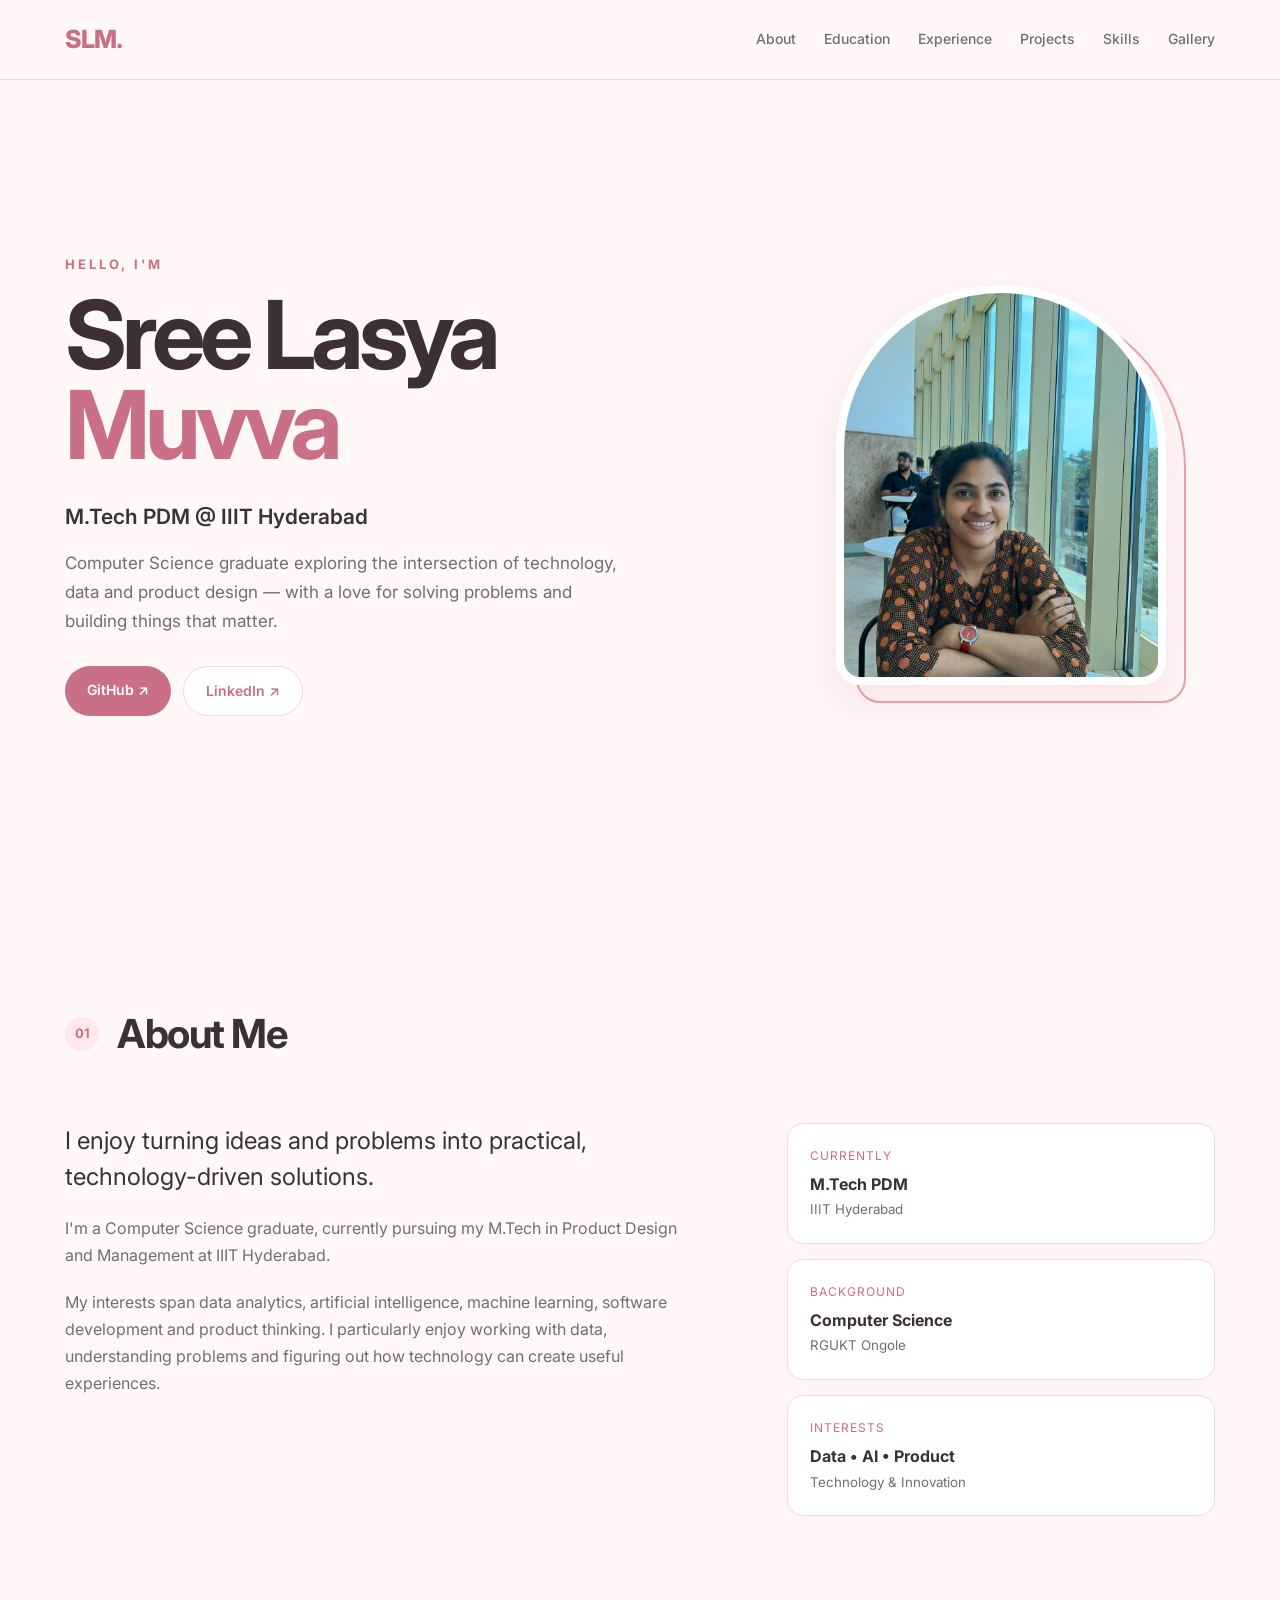
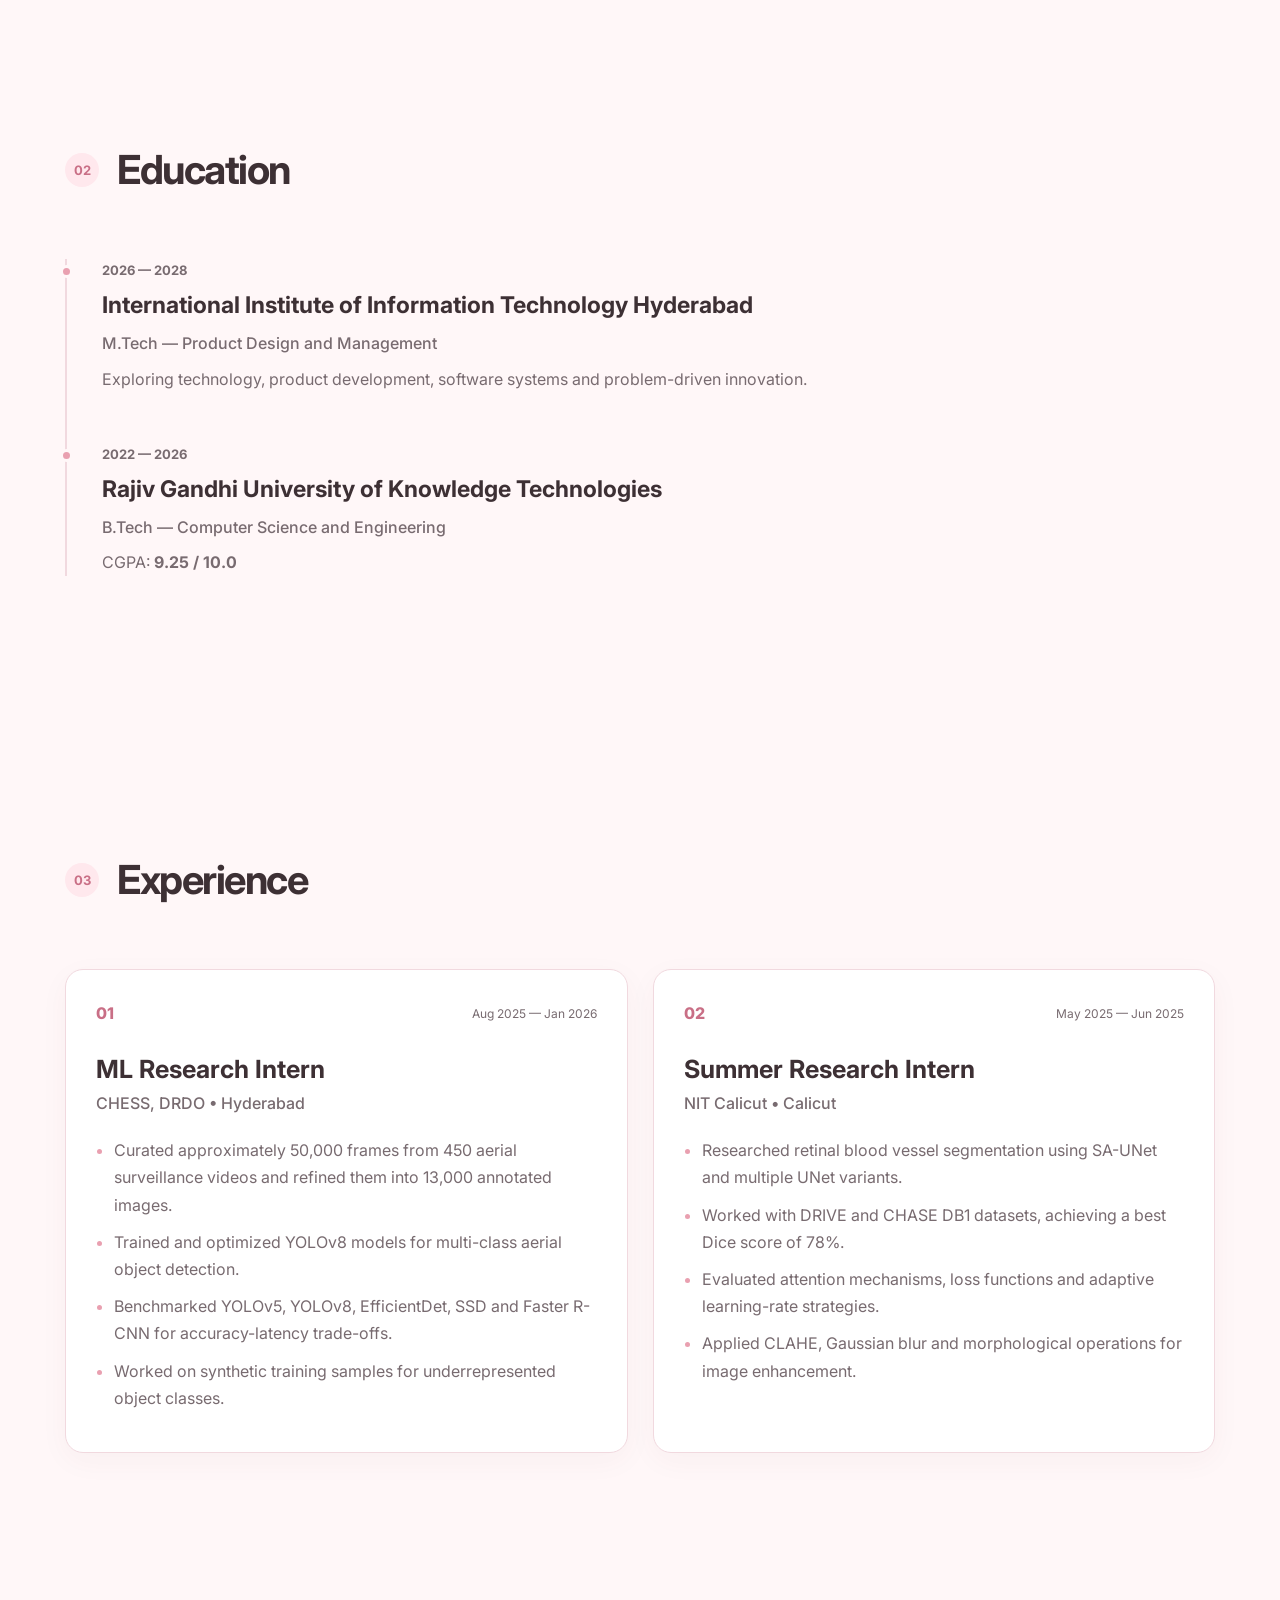
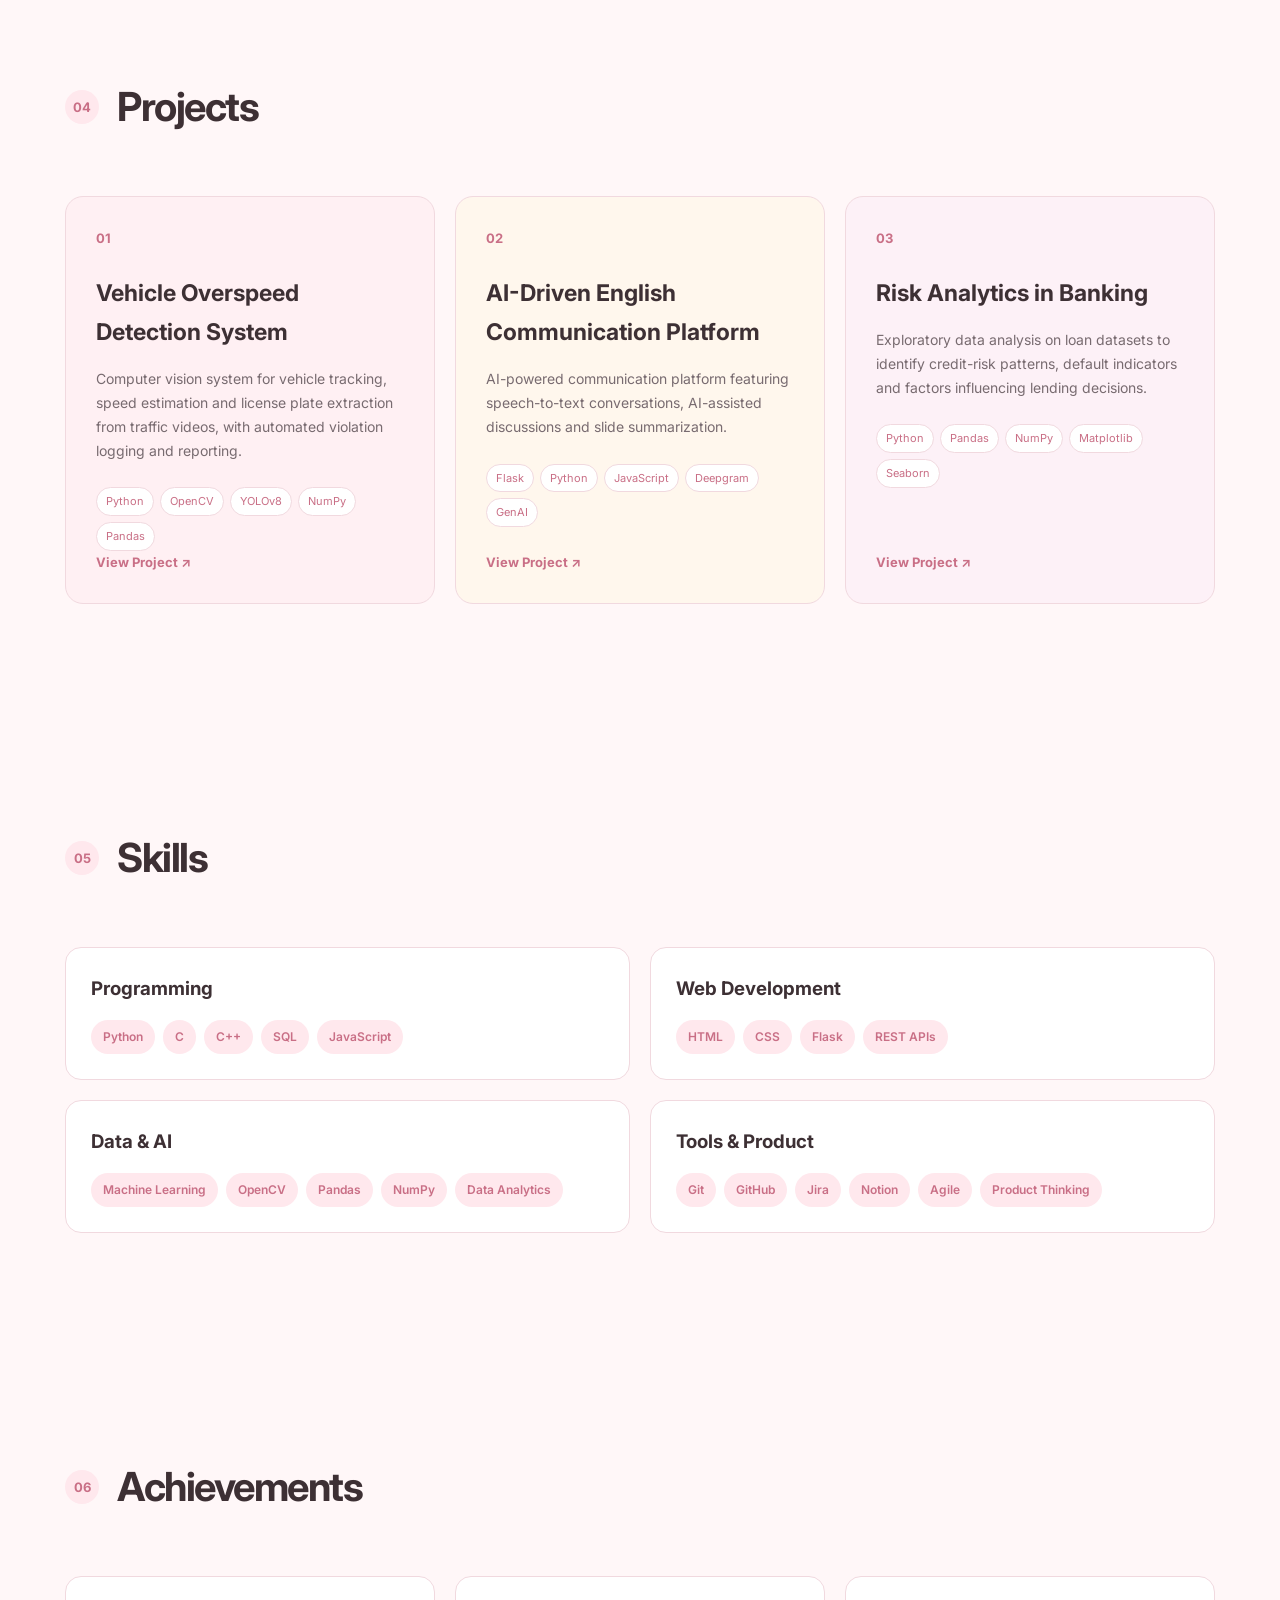
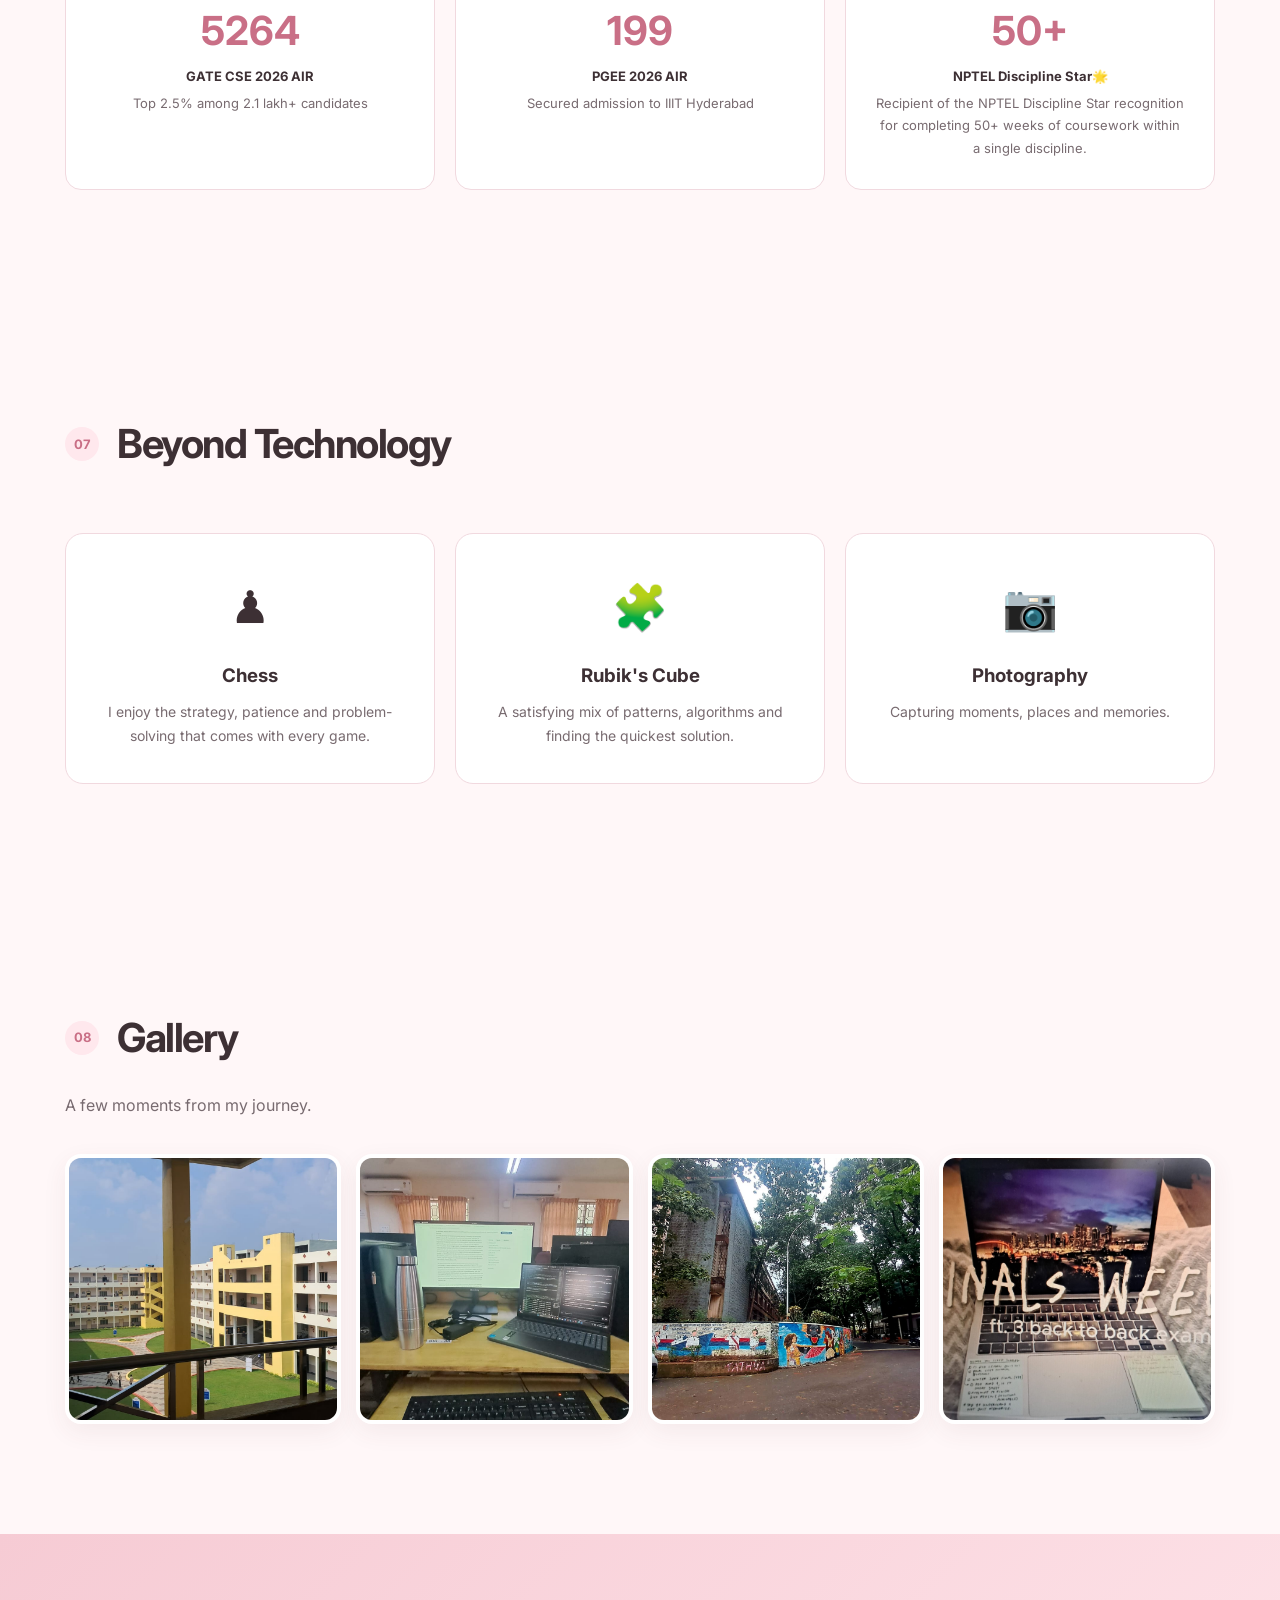
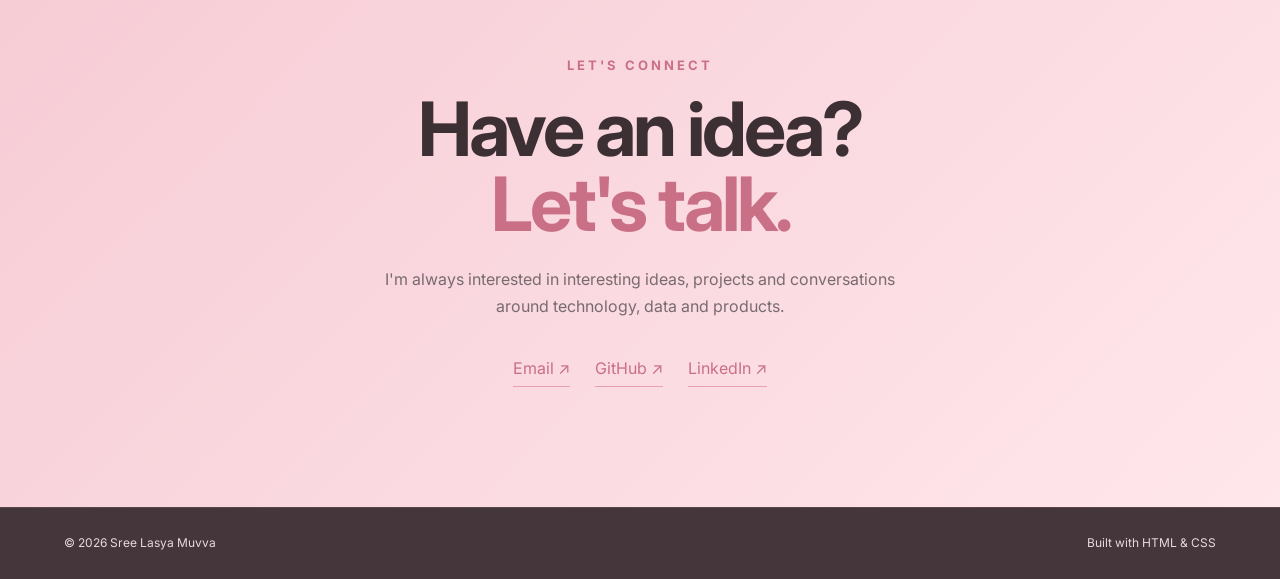
<file: index.html>
<!DOCTYPE html>
<html lang="en">

<head>
    <meta charset="UTF-8">
    <meta name="viewport" content="width=device-width, initial-scale=1.0">

    <title>Sree Lasya Muvva | Portfolio</title>

    <link rel="stylesheet" href="style.css">

    <!-- Google Font -->
    <link rel="preconnect" href="https://fonts.googleapis.com">
    <link rel="preconnect" href="https://fonts.gstatic.com" crossorigin>
    <link href="https://fonts.googleapis.com/css2?family=Inter:wght@300;400;500;600;700;800&display=swap"
        rel="stylesheet">
</head>

<body>

    <!-- ================= NAVIGATION ================= -->

    <header class="navbar">

        <div class="nav-container">

            <a href="#home" class="logo">SLM.</a>

            <nav>
                <a href="#about">About</a>
                <a href="#education">Education</a>
                <a href="#experience">Experience</a>
                <a href="#projects">Projects</a>
                <a href="#skills">Skills</a>
                <a href="#gallery">Gallery</a>
            </nav>

        </div>

    </header>


    <main>

        <!-- ================= HERO ================= -->

        <section id="home" class="hero">

            <div class="hero-content">

                <p class="eyebrow">HELLO, I'M</p>

                <h1>
                    Sree Lasya<br>
                    <span>Muvva</span>
                </h1>

                <p class="hero-subtitle">
                    M.Tech PDM @ IIIT Hyderabad
                </p>

                <p class="hero-description">
                    Computer Science graduate exploring the intersection
                    of technology, data and product design — with a love
                    for solving problems and building things that matter.
                </p>

                <div class="hero-buttons">

                    <!-- CHANGE THESE TWO LINKS -->
                    <a href="YOUR_GITHUB_URL" target="_blank" class="button primary">
                        GitHub ↗
                    </a>

                    <a href="YOUR_LINKEDIN_URL" target="_blank" class="button secondary">
                        LinkedIn ↗
                    </a>

                </div>

            </div>


            <div class="hero-image">

                <!-- CHANGE profile.jpg with your actual image if required -->
                <img src=".\images\profile.jpeg" alt="Portrait of Sree Lasya Muvva">

                <div class="image-decoration"></div>

            </div>

        </section>


        <!-- ================= ABOUT ================= -->

        <section id="about" class="section">

            <div class="section-heading">
                <span>01</span>
                <h2>About Me</h2>
            </div>

            <div class="about-grid">

                <div class="about-main">

                    <p class="large-text">
                        I enjoy turning ideas and problems into practical,
                        technology-driven solutions.
                    </p>

                    <p>
                        I'm a Computer Science graduate,
                        currently pursuing my M.Tech in Product Design and
                        Management at IIIT Hyderabad.
                    </p>

                    <p>
                        My interests span data analytics, artificial intelligence,
                        machine learning, software development and product
                        thinking. I particularly enjoy working with data,
                        understanding problems and figuring out how technology
                        can create useful experiences.
                    </p>

                </div>


                <div class="about-facts">

                    <div class="fact-card">
                        <span>Currently</span>
                        <strong>M.Tech PDM</strong>
                        <small>IIIT Hyderabad</small>
                    </div>

                    <div class="fact-card">
                        <span>Background</span>
                        <strong>Computer Science</strong>
                        <small>RGUKT Ongole</small>
                    </div>

                    <div class="fact-card">
                        <span>Interests</span>
                        <strong>Data • AI • Product</strong>
                        <small>Technology & Innovation</small>
                    </div>

                </div>

            </div>

        </section>


        <!-- ================= EDUCATION ================= -->

        <section id="education" class="section">

            <div class="section-heading">
                <span>02</span>
                <h2>Education</h2>
            </div>


            <div class="timeline">

                <div class="timeline-item">

                    <div class="timeline-dot"></div>

                    <div class="timeline-content">

                        <p class="timeline-date">2026 — 2028</p>

                        <h3>International Institute of Information Technology Hyderabad</h3>

                        <h4>M.Tech — Product Design and Management</h4>

                        <p>
                            Exploring technology, product development,
                            software systems and problem-driven innovation.
                        </p>

                    </div>

                </div>


                <div class="timeline-item">

                    <div class="timeline-dot"></div>

                    <div class="timeline-content">

                        <p class="timeline-date">2022 — 2026</p>

                        <h3>Rajiv Gandhi University of Knowledge Technologies</h3>

                        <h4>B.Tech — Computer Science and Engineering</h4>

                        <p>
                            CGPA: <strong>9.25 / 10.0</strong>
                        </p>

                    </div>

                </div>

            </div>

        </section>


        <!-- ================= EXPERIENCE ================= -->

        <section id="experience" class="section">

            <div class="section-heading">
                <span>03</span>
                <h2>Experience</h2>
            </div>


            <div class="experience-grid">

                <!-- DRDO -->

                <article class="experience-card">

                    <div class="card-top">

                        <span class="card-number">01</span>

                        <span class="date">
                            Aug 2025 — Jan 2026
                        </span>

                    </div>

                    <h3>ML Research Intern</h3>

                    <h4>CHESS, DRDO • Hyderabad</h4>

                    <ul>

                        <li>
                            Curated approximately 50,000 frames from
                            450 aerial surveillance videos and refined
                            them into 13,000 annotated images.
                        </li>

                        <li>
                            Trained and optimized YOLOv8 models for
                            multi-class aerial object detection.
                        </li>

                        <li>
                            Benchmarked YOLOv5, YOLOv8, EfficientDet,
                            SSD and Faster R-CNN for accuracy-latency
                            trade-offs.
                        </li>

                        <li>
                            Worked on synthetic training samples for
                            underrepresented object classes.
                        </li>

                    </ul>

                </article>


                <!-- NITC -->

                <article class="experience-card">

                    <div class="card-top">

                        <span class="card-number">02</span>

                        <span class="date">
                            May 2025 — Jun 2025
                        </span>

                    </div>

                    <h3>Summer Research Intern</h3>

                    <h4>NIT Calicut • Calicut</h4>

                    <ul>

                        <li>
                            Researched retinal blood vessel segmentation
                            using SA-UNet and multiple UNet variants.
                        </li>

                        <li>
                            Worked with DRIVE and CHASE DB1 datasets,
                            achieving a best Dice score of 78%.
                        </li>

                        <li>
                            Evaluated attention mechanisms, loss functions
                            and adaptive learning-rate strategies.
                        </li>

                        <li>
                            Applied CLAHE, Gaussian blur and morphological
                            operations for image enhancement.
                        </li>

                    </ul>

                </article>

            </div>

        </section>


        <!-- ================= PROJECTS ================= -->

        <section id="projects" class="section">

            <div class="section-heading">
                <span>04</span>
                <h2>Projects</h2>
            </div>


            <div class="project-grid">

                <article class="project-card">

                    <span class="project-number">01</span>

                    <h3>Vehicle Overspeed Detection System</h3>

                    <p>
                        Computer vision system for vehicle tracking,
                        speed estimation and license plate extraction
                        from traffic videos, with automated violation
                        logging and reporting.
                    </p>

                    <div class="tags">
                        <span>Python</span>
                        <span>OpenCV</span>
                        <span>YOLOv8</span>
                        <span>NumPy</span>
                        <span>Pandas</span>
                    </div>

                    <!-- Replace with your actual GitHub project URL -->
                    <a href="https://github.com/sreelasyamuvva/Vehicle-overspeed-detection-system" target="_blank" class="project-link">
                        View Project ↗
                    </a>

                </article>


                <article class="project-card">

                    <span class="project-number">02</span>

                    <h3>AI-Driven English Communication Platform</h3>

                    <p>
                        AI-powered communication platform featuring
                        speech-to-text conversations, AI-assisted
                        discussions and slide summarization.
                    </p>

                    <div class="tags">
                        <span>Flask</span>
                        <span>Python</span>
                        <span>JavaScript</span>
                        <span>Deepgram</span>
                        <span>GenAI</span>
                    </div>

                    <a href="https://github.com/sreelasyamuvva/AI-ProJ" target="_blank" class="project-link">
                        View Project ↗
                    </a>

                </article>


                <article class="project-card">

                    <span class="project-number">03</span>

                    <h3>Risk Analytics in Banking</h3>

                    <p>
                        Exploratory data analysis on loan datasets
                        to identify credit-risk patterns, default
                        indicators and factors influencing lending
                        decisions.
                    </p>

                    <div class="tags">
                        <span>Python</span>
                        <span>Pandas</span>
                        <span>NumPy</span>
                        <span>Matplotlib</span>
                        <span>Seaborn</span>
                    </div>

                    <a href="https://github.com/sreelasyamuvva/EDA-Risk-Analytics-Banking" target="_blank" class="project-link">
                        View Project ↗
                    </a>

                </article>

            </div>

        </section>


        <!-- ================= SKILLS ================= -->

        <section id="skills" class="section">

            <div class="section-heading">
                <span>05</span>
                <h2>Skills</h2>
            </div>


            <div class="skills-grid">

                <div class="skill-category">

                    <h3>Programming</h3>

                    <div class="skill-list">
                        <span>Python</span>
                        <span>C</span>
                        <span>C++</span>
                        <span>SQL</span>
                        <span>JavaScript</span>
                    </div>

                </div>


                <div class="skill-category">

                    <h3>Web Development</h3>

                    <div class="skill-list">
                        <span>HTML</span>
                        <span>CSS</span>
                        <span>Flask</span>
                        <span>REST APIs</span>
                    </div>

                </div>


                <div class="skill-category">

                    <h3>Data & AI</h3>

                    <div class="skill-list">
                        <span>Machine Learning</span>
                        <span>OpenCV</span>
                        <span>Pandas</span>
                        <span>NumPy</span>
                        <span>Data Analytics</span>
                    </div>

                </div>


                <div class="skill-category">

                    <h3>Tools & Product</h3>

                    <div class="skill-list">
                        <span>Git</span>
                        <span>GitHub</span>
                        <span>Jira</span>
                        <span>Notion</span>
                        <span>Agile</span>
                        <span>Product Thinking</span>
                    </div>

                </div>

            </div>

        </section>


        <!-- ================= ACHIEVEMENTS ================= -->

        <section class="section">

            <div class="section-heading">
                <span>06</span>
                <h2>Achievements</h2>
            </div>


            <div class="achievement-grid">

                <div class="achievement-card">

                    <strong>5264</strong>

                    <span>GATE CSE 2026 AIR</span>

                    <p>
                        Top 2.5% among 2.1 lakh+ candidates
                    </p>

                </div>


                <div class="achievement-card">

                    <strong>199</strong>

                    <span>PGEE 2026 AIR</span>

                    <p>
                        Secured admission to IIIT Hyderabad
                    </p>

                </div>


                <div class="achievement-card">

                    <strong>50+</strong>

                    <span>NPTEL Discipline Star🌟</span>

                    <p>
                        Recipient of the NPTEL Discipline Star recognition
                        for completing 50+ weeks of coursework within a
                        single discipline.
                    </p>

                </div>

            </div>

        </section>


        <!-- ================= HOBBIES ================= -->

        <section class="section hobbies-section">

            <div class="section-heading">
                <span>07</span>
                <h2>Beyond Technology</h2>
            </div>


            <div class="hobbies">

                <div class="hobby">
                    <div class="hobby-icon">♟</div>
                    <h3>Chess</h3>
                    <p>
                        I enjoy the strategy, patience and problem-solving
                        that comes with every game.
                    </p>
                </div>


                <div class="hobby">
                    <div class="hobby-icon">🧩</div>
                    <h3>Rubik's Cube</h3>
                    <p>
                        A satisfying mix of patterns, algorithms and
                        finding the quickest solution.
                    </p>
                </div>


                <div class="hobby">
                    <div class="hobby-icon">📷</div>
                    <h3>Photography</h3>
                    <p>
                        Capturing moments, places and memories.
                    </p>
                </div>

            </div>

        </section>


        <!-- ================= GALLERY ================= -->

        <section id="gallery" class="section">

            <div class="section-heading">
                <span>08</span>
                <h2>Gallery</h2>
            </div>

            <p class="section-intro">
                A few moments from my journey.
            </p>


            <div class="gallery">

                <!-- Replace these images with your own photos -->

                <img src=".\images\photo1.jpeg" alt="Gallery photo 1">

                <img src=".\images\photo2.jpeg" alt="Gallery photo 2">

                <img src=".\images\photo3.jpeg" alt="Gallery photo 3">

                <img src=".\images\photo4.jpeg" alt="Gallery photo 4">

            </div>

        </section>


        <!-- ================= CONTACT ================= -->

        <section class="contact-section">

            <p class="eyebrow">LET'S CONNECT</p>

            <h2>
                Have an idea?<br>
                <span>Let's talk.</span>
            </h2>

            <p>
                I'm always interested in interesting ideas,
                projects and conversations around technology,
                data and products.
            </p>


            <div class="contact-links">

                <a href="mailto:sreelasyamuvva2005@gmail.com">
                    Email ↗
                </a>

                <a href="https://github.com/sreelasyamuvva" target="_blank">
                    GitHub ↗
                </a>

                <a href="https://www.linkedin.com/in/sreelasya-m-a95834213" target="_blank">
                    LinkedIn ↗
                </a>

            </div>

        </section>

    </main>


    <!-- ================= FOOTER ================= -->

    <footer>

        <p>
            © 2026 Sree Lasya Muvva
        </p>

        <p>
            Built with HTML & CSS
        </p>

    </footer>

</body>

</html>
</file>
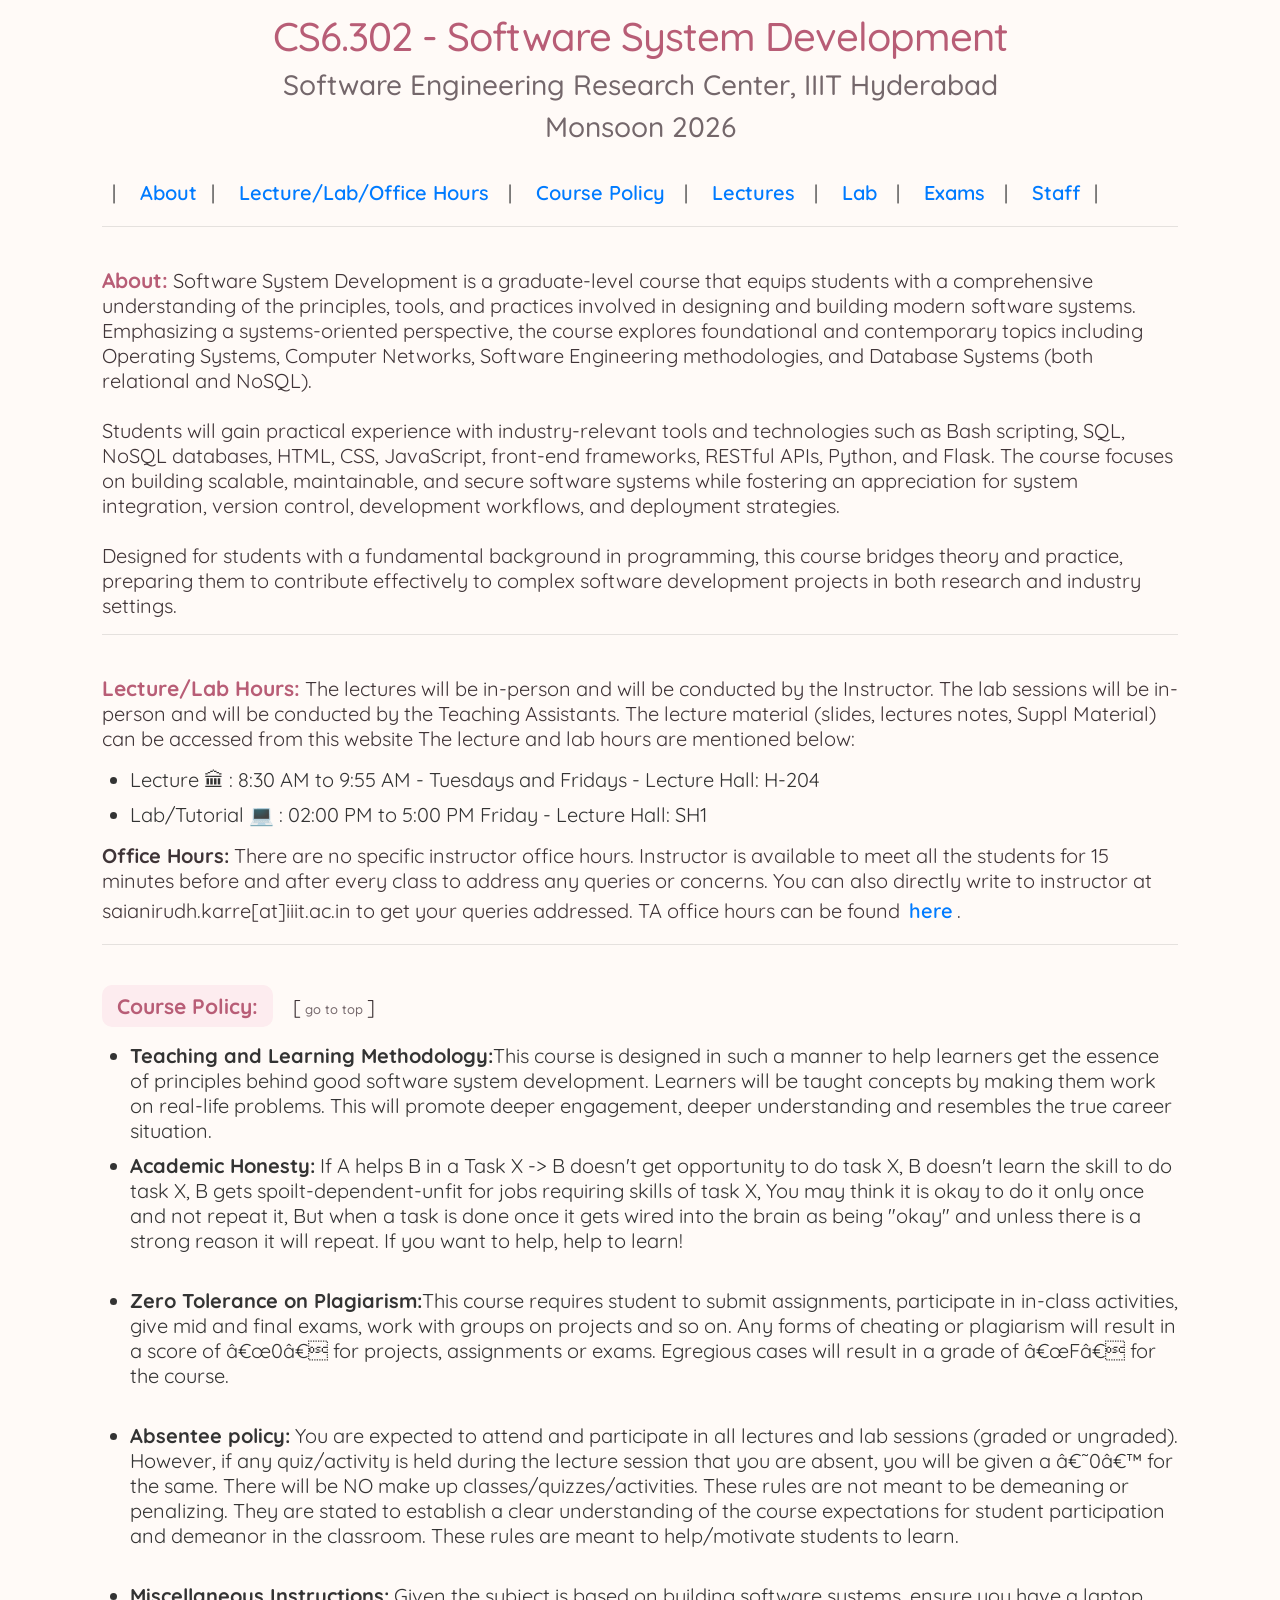
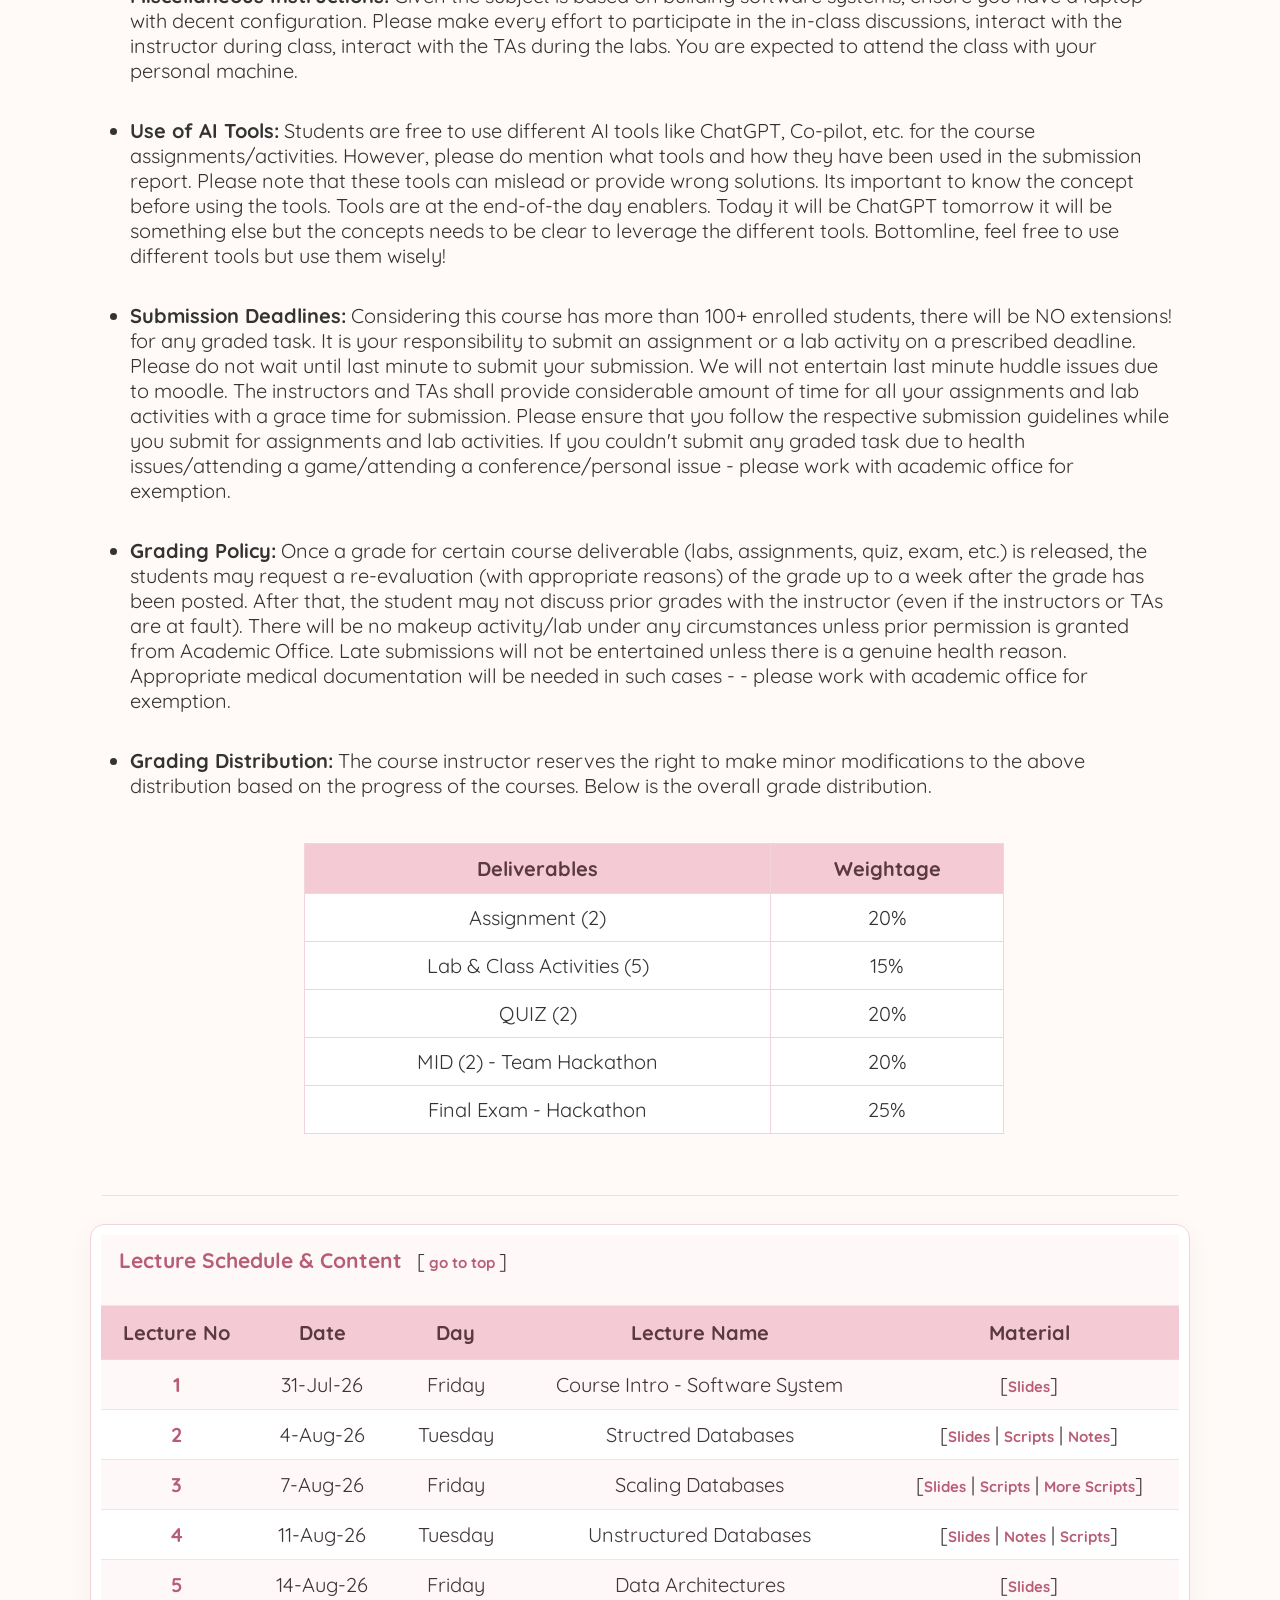
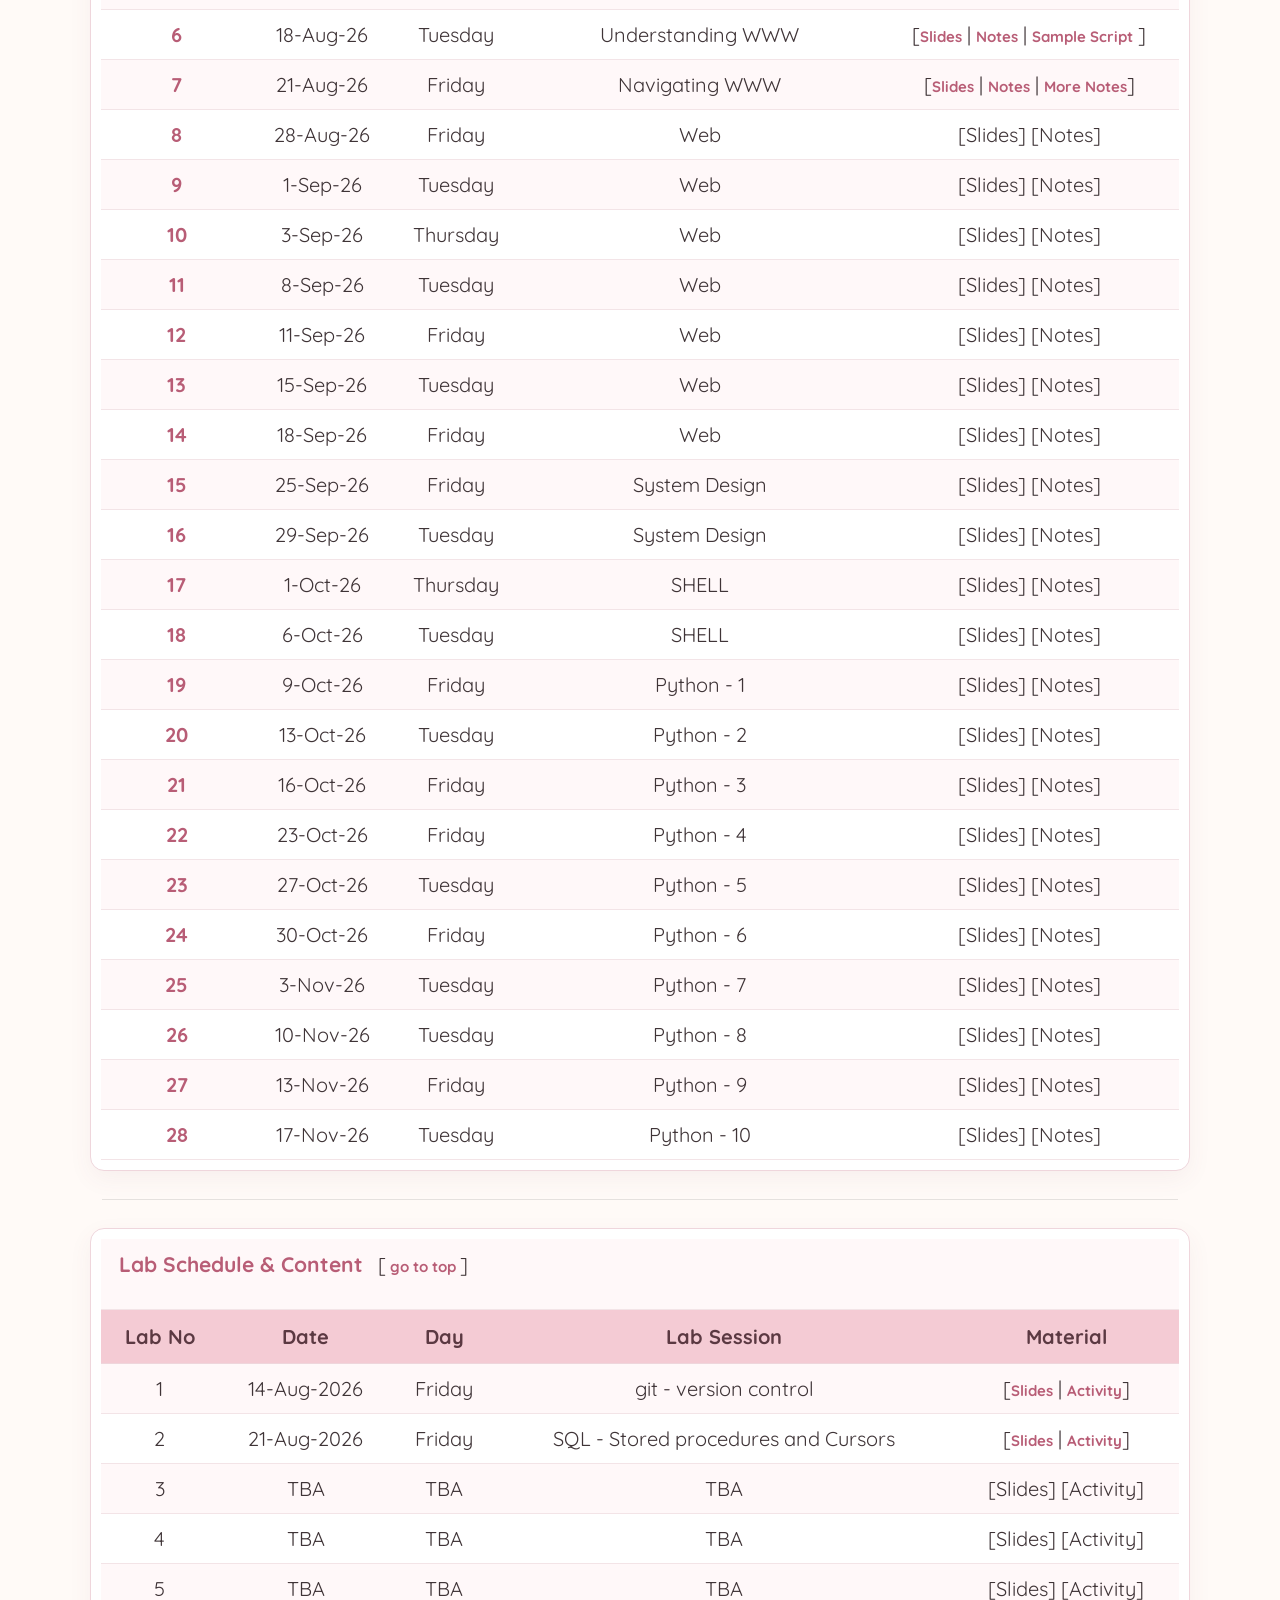
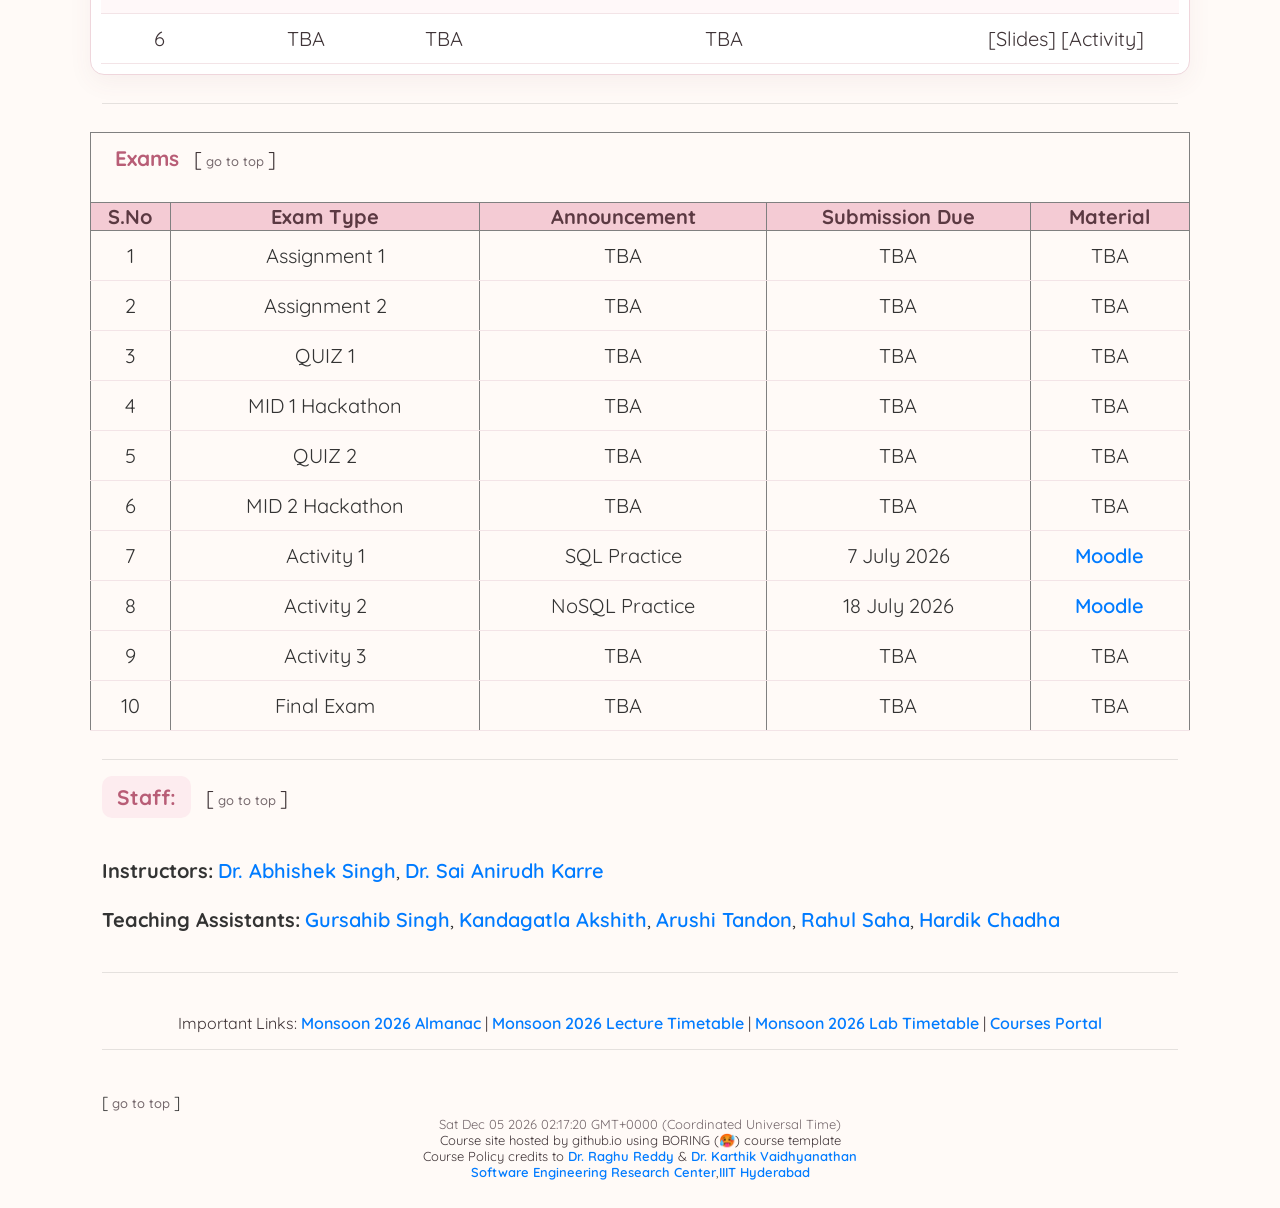
<file: ssdcoursepage.html>
<html>
<head><title>CS6.302 SSD Monsoon 2026</title>
<meta name="viewport" content="width=device-width, initial-scale=1.0"/>
<link rel="stylesheet" href="https://fonts.googleapis.com/css?family=Quicksand">
<link rel="stylesheet" href="ssdcoursepage.css">
<link href="https://cdn.jsdelivr.net/npm/bootstrap@4.6.1/dist/css/bootstrap.min.css" rel="stylesheet" integrity="sha256-DF7Zhf293AJxJNTmh5zhoYYIMs2oXitRfBjY+9L//AY=" crossorigin="anonymous">
<style>
body {font-family: Quicksand; font-size: 20px; color:#333}
        table
        {
            font-family: Quicksand; font-size:20px; color:#333;
            border-collapse:collapse;
            width:1000px;
            padding:10px;
            border-spacing:10px
			
        }

	.light-text-row {
        color: #ADADAD; 
    }

</style>


	<script>
  
  const lastModified = new Date(document.lastModified);
 
  const formattedDate = lastModified.toLocaleString('en-US', {
    year: 'numeric',
    month: 'long',
    day: 'numeric',
    hour: '2-digit',
    minute: '2-digit'
  });

  document.getElementById("lastUpdated").innerHTML += formattedDate;
</script>
<script>
function startTime() {
  const today = new Date();
  let h = today.getHours();
  let m = today.getMinutes();
  let s = today.getSeconds();
  m = checkTime(m);
  s = checkTime(s);
  document.getElementById('txt').innerHTML = today 
  setTimeout(startTime, 1000);
}

function checkTime(i) {
  if (i < 10) {i = "0" + i};  // add zero in front of numbers < 10
  return i;
}
</script>
<script src="https://ajax.googleapis.com/ajax/libs/jquery/3.5.1/jquery.min.js"></script>
</head>
<body onload="startTime()">
	<!--<script>
	alert("All the Best for your Final Exam!"");
		</script>-->
<table align="center" width="100%" cellspacing="10" cellpadding="10" border="0">
<tr>
<td><h1 align="center" id="home">CS6.302 - Software System Development</h1><h3 align="center">Software Engineering Research Center, IIIT Hyderabad</h3> <h3 align="center">Monsoon 2026</h3></td>
</tr>
<tr>
<td>&nbsp;&nbsp;|&nbsp;&nbsp;&nbsp; <a href="#about">About</a>&nbsp;&nbsp;|&nbsp;&nbsp;&nbsp; <a href="#lecture">Lecture/Lab/Office Hours</a> &nbsp;&nbsp;|&nbsp;&nbsp;&nbsp; <a href="#cpolicy">Course Policy</a> &nbsp;&nbsp;|&nbsp;&nbsp;&nbsp; <a href="#schedule">Lectures</a> &nbsp;&nbsp;|&nbsp;&nbsp;&nbsp;  <a href="#lab">Lab</a> &nbsp;&nbsp;|&nbsp;&nbsp;&nbsp; <a href="#activity">Exams</a> &nbsp;&nbsp;|&nbsp;&nbsp;&nbsp; <a href="#staff">Staff</a>&nbsp;&nbsp;|&nbsp;&nbsp;&nbsp; <hr></td>
</tr>
<tr>
<td> <p align="left"><b id="about">About:</b> Software System Development is a graduate-level course that equips students with a comprehensive understanding of the principles, tools, and practices involved in designing and building modern software systems. Emphasizing a systems-oriented perspective, the course explores foundational and contemporary topics including Operating Systems, Computer Networks, Software Engineering methodologies, and Database Systems (both relational and NoSQL).
<br>
<br>
Students will gain practical experience with industry-relevant tools and technologies such as Bash scripting, SQL, NoSQL databases, HTML, CSS, JavaScript, front-end frameworks, RESTful APIs, Python, and Flask. The course focuses on building scalable, maintainable, and secure software systems while fostering an appreciation for system integration, version control, development workflows, and deployment strategies.
<br>
<br>
Designed for students with a fundamental background in programming, this course bridges theory and practice, preparing them to contribute effectively to complex software development projects in both research and industry settings.<hr></td>
</tr>
<tr>
<td> <p align="left"><b id="lecture">Lecture/Lab Hours:</b> The lectures will be in-person and will be conducted by the Instructor. The lab sessions will be in-person and will be conducted by the Teaching Assistants. The lecture material (slides, lectures notes, Suppl Material) can be accessed from this website The lecture and lab hours are mentioned below:

<ul><li>Lecture &#x1F3DB; : 8:30 AM to 9:55 AM - Tuesdays and Fridays - Lecture Hall: H-204</li> <li>Lab/Tutorial &#x1F4BB; : 02:00 PM to 5:00 PM Friday - Lecture Hall: SH1 </li></ul></p>
<p align="left"><b>Office Hours:</b> There are no specific instructor office hours. Instructor is available to meet all the students for 15 minutes before and after every class to address any queries or concerns. You can also directly write to instructor at saianirudh.karre[at]iiit.ac.in to get your queries addressed. TA office hours can be found <a href="#staff">here</a>.
</p><hr>
</td>
</tr>
<tr>
<td>
<p align="left"><b id="cpolicy">Course Policy:</b> &nbsp;&nbsp;&nbsp;[<a href="#home">go to top</a>]
<ul>
<li><b>Teaching and Learning Methodology:</b>This course is designed in such a manner to help learners get the essence of principles behind good software system development. Learners will be taught concepts by making them work on real-life problems. This will promote deeper engagement, deeper understanding and resembles the true career situation. 
</li>
<li><b>Academic Honesty:</b> If A helps B in a Task X -> B doesn't get opportunity to do task X, B doesn't learn the skill to do task X, B gets spoilt-dependent-unfit for jobs requiring skills of task X, You may think it is okay to do it only once and not repeat it, But when a task is done once it gets wired into the brain as being "okay" and unless there is a strong reason it will repeat. If you want to help, help to learn!
<br>
<br> 
</li>
<li><b>Zero Tolerance on Plagiarism:</b>This course requires student to submit assignments, participate in in-class activities, give mid and final exams, work with groups on projects and so on. Any forms of cheating or plagiarism will result in a score of “0” for projects, assignments or exams. Egregious cases will result in a grade of “F” for the course.
<br>
<br> 
</li>
<li><b>Absentee policy:</b> You are expected to attend and participate in all lectures and lab sessions (graded or ungraded).  However, if any quiz/activity is held during the lecture session that you are absent, you will be given a ‘0’ for the same. There will be NO make up classes/quizzes/activities. These rules are not meant to be demeaning or penalizing. They are stated to establish a clear understanding of the course expectations for student participation and demeanor in the classroom. These rules are meant to help/motivate students to learn. 
<br>
<br> 
</li>
<li><b>Miscellaneous Instructions:</b> Given the subject is based on building software systems, ensure you have a laptop with decent configuration. Please make every effort to participate in the in-class discussions, interact with the instructor during class, interact with the TAs during the labs. You are expected to attend the class with your personal machine. 
<br>
<br> 
</li>
<li><b>Use of AI Tools:</b> Students are free to use different AI tools like ChatGPT, Co-pilot, etc. for the course assignments/activities. However, please do mention what tools and how they have been used in the submission report. Please note that these tools can mislead or provide wrong solutions. Its important to know the concept before using the tools. Tools are at the end-of-the day enablers. Today it will be ChatGPT tomorrow it will be something else but the concepts needs to be clear to leverage the different tools. Bottomline, feel free to use different tools but use them wisely!
<br>
<br> 
</li>
<li><b>Submission Deadlines:</b> Considering this course has more than 100+ enrolled students, there will be NO extensions! for any graded task. It is your responsibility to submit an assignment or a lab activity on a prescribed deadline. Please do not wait until last minute to submit your submission. We will not entertain last minute huddle issues due to moodle. The instructors and TAs shall provide considerable amount of time for all your assignments and lab activities with a grace time for submission. Please ensure that you follow the respective submission guidelines while you submit for assignments and lab activities. If you couldn't submit any graded task due to health issues/attending a game/attending a conference/personal issue - please work with academic office for exemption. 
<br>
<br> 
</li>
<li><b>Grading Policy:</b> Once a grade for certain course deliverable (labs, assignments, quiz, exam, etc.) is released, the students may request a re-evaluation (with appropriate reasons) of the grade up to a week after the grade has been posted. After that, the student may not discuss prior grades with the instructor (even if the instructors or TAs are at fault). There will be no makeup activity/lab under any circumstances unless prior permission is granted from Academic Office. Late submissions will not be entertained unless there is a genuine health reason. Appropriate medical documentation will be needed in such cases - - please work with academic office for exemption.
<br>
<br> 
</li>
<li><b>Grading Distribution:</b> The course instructor reserves the right to make minor modifications to the above distribution based on the progress of the courses. Below is the overall grade distribution.
<br>
<br> 
<table border="1" align="center">
<tr align="center"><th>Deliverables</th><th>Weightage</th></tr>
<tr align="center"><td>Assignment (2)</td><td>20%</td></tr>
<tr align="center"><td>Lab & Class Activities (5)</td><td>15%</td></tr>
<tr align="center"><td>QUIZ (2)</td><td>20%</td></tr>
<tr align="center"><td>MID (2) - Team Hackathon</td><td>20%</td></tr>
<tr align="center"><td>Final Exam - Hackathon</td><td>25%</td></tr>
</table>
</li>
<br>
<!--<li><b>Evaluation Rubric:</b> All evaluations as part of this course follow below evaluation rubric. TAs will follow below guidelines for evaluating assignments and lab activities for this course.
<br>
<br>
<table border="1" align="center" width="10%">
<tr><th>Rubric</th><th>Input(15%)</th><th>Logic(60%)</th><th>Output(15%)</th><th>Submission(10%)</th></tr>
<tr><td>Exceptional (100%)</td><td>All inputs are working as per the requirements</td><td>Logic is accurate and as per the requirements defined in the question</td><td>All outputs are returned as per the requirements</td><td>Script submissions are correct and as per requirements</td></tr>
<tr><td>Acceptable (70%)</td><td>Inputs are partially working as per the requirements</td><td>Logic is almost correct and as per the requirements defined in the question</td><td>Outputs are partially returned as per the requirements</td><td>Script submissions is partially correct and as per requirements</td></tr>
<tr><td>Beginning (30%)</td><td>At least one input is working as per the requirements</td><td>Logic is partially correct and as per the requirements defined in the question</td><td>At least one output is returned as per the requirement</td><td>Atleast one part of the script submission is correct and as per requirements</td></tr>
<tr><td>No Response (0%)</td><td>None of the inputs are working as per the requirements</td><td>Logic is incorrect and not as per the requirements defined in the question</td><td>None of the outputs are returned as per the requirements</td><td>Script submissions is incorrect and not as per requirements</td></tr>
</table> 
</li>-->
</ul><hr>
</p>
</td>
</tr>
</tr>
</table> 

<table border="1" align="center" width="10%" class="tg">
<tr>
<td colspan="5"><p align="left"><b id="schedule">&nbsp;Lecture Schedule & Content</b>&nbsp;&nbsp;&nbsp;[<a href="#home">go to top</a>]</p></td>
</tr >
  <tr align="center">
    <th class="tg-7btt">Lecture No</th>
    <th class="tg-7btt">Date</th>
    <th class="tg-7btt">Day</th>
    <th class="tg-7btt">Lecture Name</th>
    <th class="tg-7btt">Material</th>
  </tr>
<tbody align="center">
  <tr>
    <td class="tg-c3ow">1</td>
    <td class="tg-c3ow">31-Jul-26</td>
    <td class="tg-c3ow">Friday</td>
    <td class="tg-c3ow">Course Intro - Software System</td>
    <td class="tg-c3ow">[<a href="https://docs.google.com/viewer?url=https://raw.githubusercontent.com/serc-iiith/serc-iiith.github.io/main/CourseContent/CS6302_M26/SSD_Class1.pdf" target="_blank">Slides</a>]</td>
  </tr>
  <tr>
    <td class="tg-c3ow">2</td>
    <td class="tg-c3ow">4-Aug-26</td>
    <td class="tg-c3ow">Tuesday</td>
    <td class="tg-c3ow">Structred Databases</td>
    <td class="tg-c3ow">[<a href="https://docs.google.com/viewer?url=https://raw.githubusercontent.com/serc-iiith/serc-iiith.github.io/main/CourseContent/CS6302_M26/StructuredData.pdf" target="_blank">Slides</a> | <a href="https://docs.google.com/viewer?url=https://raw.githubusercontent.com/serc-iiith/serc-iiith.github.io/main/CourseContent/CS6302_M26/databases.sql" target="_blank">Scripts</a> | <a href="https://tinted-rumba-8c6.notion.site/Structured-Databases-2456a6248bf6805f83e1cbf0a58761ec" target="_blank">Notes</a>]</td>
  </tr>
  <tr>
    <td class="tg-c3ow">3</td>
    <td class="tg-c3ow">7-Aug-26</td>
    <td class="tg-c3ow">Friday</td>
    <td class="tg-c3ow">Scaling Databases</td>
    <td class="tg-c3ow">[<a href="https://docs.google.com/viewer?url=https://raw.githubusercontent.com/serc-iiith/serc-iiith.github.io/main/CourseContent/CS6302_M26/ScalingDatabases.pdf" target="_blank">Slides</a> | <a href="https://docs.google.com/viewer?url=https://raw.githubusercontent.com/serc-iiith/serc-iiith.github.io/main/CourseContent/CS6302_M26/databases_2.sql" target="_blank">Scripts</a> | <a href="https://docs.google.com/viewer?url=https://raw.githubusercontent.com/serc-iiith/serc-iiith.github.io/main/CourseContent/CS6302_M26/databases_3.sql" target="_blank">More Scripts</a>]</td>
  </tr>
  <tr>
    <td class="tg-c3ow">4</td>
    <td class="tg-c3ow">11-Aug-26</td>
    <td class="tg-c3ow">Tuesday</td>
    <td class="tg-c3ow">Unstructured Databases</td>
    <td class="tg-c3ow">[<a href="https://docs.google.com/viewer?url=https://raw.githubusercontent.com/serc-iiith/serc-iiith.github.io/main/CourseContent/CS6302_M26/UnStructuredDatabases.pdf" target="_blank">Slides</a> | <a href="https://tinted-rumba-8c6.notion.site/Unstructured-Databases-24b6a6248bf680679b36e76c33d301c4" target="_blank">Notes</a> | <a href="https://raw.githubusercontent.com/serc-iiith/serc-iiith.github.io/refs/heads/main/CourseContent/CS6302_M26/mongo.txt" target="_blank">Scripts</a>]</td>
  </tr>
  <tr>
    <td class="tg-c3ow">5</td>
    <td class="tg-c3ow">14-Aug-26</td>
    <td class="tg-c3ow">Friday</td>
    <td class="tg-c3ow">Data Architectures</td>
    <td class="tg-c3ow">[<a href="https://docs.google.com/viewer?url=https://raw.githubusercontent.com/serc-iiith/serc-iiith.github.io/main/CourseContent/CS6302_M26/DatabaseArchitectures.pdf" target="_blank">Slides</a>]</td>
  </tr>
  <tr>
    <td class="tg-c3ow">6</td>
    <td class="tg-c3ow">18-Aug-26</td>
    <td class="tg-c3ow">Tuesday</td>
    <td class="tg-c3ow">Understanding WWW</td>
    <td class="tg-c3ow">[<a href="https://docs.google.com/viewer?url=https://raw.githubusercontent.com/serc-iiith/serc-iiith.github.io/main/CourseContent/CS6302_M26/www.pdf" target="_blank">Slides</a> | <a href="https://tinted-rumba-8c6.notion.site/Web-Technology-2566a6248bf6800488d0c13a992502e4" target="_blank">Notes</a> | <a href="https://raw.githubusercontent.com/serc-iiith/serc-iiith.github.io/refs/heads/main/CourseContent/CS6302_M26/samplehtml.html" target="_blank">Sample Script</a> ]</td>
  </tr>
  <tr>
    <td class="tg-c3ow">7</td>
    <td class="tg-c3ow">21-Aug-26</td>
    <td class="tg-c3ow">Friday</td>
    <td class="tg-c3ow">Navigating WWW</td>
    <td class="tg-c3ow">[<a href="https://docs.google.com/viewer?url=https://raw.githubusercontent.com/serc-iiith/serc-iiith.github.io/main/CourseContent/CS6302_M26/WebLanguages.pdf" target="_blank">Slides</a> | <a href="https://github.com/serc-iiith/serc-iiith.github.io/blob/main/CourseContent/CS6302_M26/html.md" target="_blank">Notes</a> | <a href="https://github.com/serc-iiith/serc-iiith.github.io/blob/main/CourseContent/CS6302_M26/css.md" target="_blank">More Notes</a>]</td>
  </tr>
  <tr>
    <td class="tg-c3ow">8</td>
    <td class="tg-c3ow">28-Aug-26</td>
    <td class="tg-c3ow">Friday</td>
    <td class="tg-c3ow">Web</td>
    <td class="tg-c3ow">[Slides] [Notes]</td>
  </tr>
  <tr>
    <td class="tg-c3ow">9</td>
    <td class="tg-c3ow">1-Sep-26</td>
    <td class="tg-c3ow">Tuesday</td>
    <td class="tg-c3ow">Web</td>
    <td class="tg-c3ow">[Slides] [Notes]</td>
  </tr>
  <tr>
    <td class="tg-c3ow">10</td>
    <td class="tg-c3ow">3-Sep-26</td>
    <td class="tg-c3ow">Thursday</td>
    <td class="tg-c3ow">Web</td>
    <td class="tg-c3ow">[Slides] [Notes]</td>
  </tr>
  <tr>
    <td class="tg-c3ow">11</td>
    <td class="tg-c3ow">8-Sep-26</td>
    <td class="tg-c3ow">Tuesday</td>
    <td class="tg-c3ow">Web</td>
    <td class="tg-c3ow">[Slides] [Notes]</td>
  </tr>
  <tr>
    <td class="tg-c3ow">12</td>
    <td class="tg-c3ow">11-Sep-26</td>
    <td class="tg-c3ow">Friday</td>
    <td class="tg-c3ow">Web</td>
    <td class="tg-c3ow">[Slides] [Notes]</td>
  </tr>
  <tr>
    <td class="tg-c3ow">13</td>
    <td class="tg-c3ow">15-Sep-26</td>
    <td class="tg-c3ow">Tuesday</td>
    <td class="tg-c3ow">Web</td>
    <td class="tg-c3ow">[Slides] [Notes]</td>
  </tr>
  <tr>
    <td class="tg-c3ow">14</td>
    <td class="tg-c3ow">18-Sep-26</td>
    <td class="tg-c3ow">Friday</td>
    <td class="tg-c3ow">Web</td>
    <td class="tg-c3ow">[Slides] [Notes]</td>
  </tr>
  <tr>
    <td class="tg-c3ow">15</td>
    <td class="tg-c3ow">25-Sep-26</td>
    <td class="tg-c3ow">Friday</td>
    <td class="tg-c3ow">System Design</td>
    <td class="tg-c3ow">[Slides] [Notes]</td>
  </tr>
  <tr>
    <td class="tg-c3ow">16</td>
    <td class="tg-c3ow">29-Sep-26</td>
    <td class="tg-c3ow">Tuesday</td>
    <td class="tg-c3ow">System Design</td>
    <td class="tg-c3ow">[Slides] [Notes]</td>
  </tr>
  <tr>
    <td class="tg-c3ow">17</td>
    <td class="tg-c3ow">1-Oct-26</td>
    <td class="tg-c3ow">Thursday</td>
    <td class="tg-c3ow">SHELL</td>
    <td class="tg-c3ow">[Slides] [Notes]</td>
  </tr>
  <tr>
    <td class="tg-c3ow">18</td>
    <td class="tg-c3ow">6-Oct-26</td>
    <td class="tg-c3ow">Tuesday</td>
    <td class="tg-c3ow">SHELL</td>
    <td class="tg-c3ow">[Slides] [Notes]</td>
  </tr>
  <tr>
    <td class="tg-c3ow">19</td>
    <td class="tg-c3ow">9-Oct-26</td>
    <td class="tg-c3ow">Friday</td>
    <td class="tg-c3ow">Python - 1</td>
    <td class="tg-c3ow">[Slides] [Notes]</td>
  </tr>
  <tr>
    <td class="tg-c3ow">20</td>
    <td class="tg-c3ow">13-Oct-26</td>
    <td class="tg-c3ow">Tuesday</td>
    <td class="tg-c3ow">Python - 2</td>
    <td class="tg-c3ow">[Slides] [Notes]</td>
  </tr>
  <tr>
    <td class="tg-c3ow">21</td>
    <td class="tg-c3ow">16-Oct-26</td>
    <td class="tg-c3ow">Friday</td>
    <td class="tg-c3ow">Python - 3</td>
    <td class="tg-c3ow">[Slides] [Notes]</td>
  </tr>
  <tr>
    <td class="tg-c3ow">22</td>
    <td class="tg-c3ow">23-Oct-26</td>
    <td class="tg-c3ow">Friday</td>
    <td class="tg-c3ow">Python - 4</td>
    <td class="tg-c3ow">[Slides] [Notes]</td>
  </tr>
  <tr>
    <td class="tg-c3ow">23</td>
    <td class="tg-c3ow">27-Oct-26</td>
    <td class="tg-c3ow">Tuesday</td>
    <td class="tg-c3ow">Python - 5</td>
    <td class="tg-c3ow">[Slides] [Notes]</td>
  </tr>
  <tr>
    <td class="tg-c3ow">24</td>
    <td class="tg-c3ow">30-Oct-26</td>
    <td class="tg-c3ow">Friday</td>
    <td class="tg-c3ow">Python - 6</td>
    <td class="tg-c3ow">[Slides] [Notes]</td>
  </tr>
  <tr>
    <td class="tg-c3ow">25</td>
    <td class="tg-c3ow">3-Nov-26</td>
    <td class="tg-c3ow">Tuesday</td>
    <td class="tg-c3ow">Python - 7</td>
    <td class="tg-c3ow">[Slides] [Notes]</td>
  </tr>
  <tr>
    <td class="tg-c3ow">26</td>
    <td class="tg-c3ow">10-Nov-26</td>
    <td class="tg-c3ow">Tuesday</td>
    <td class="tg-c3ow">Python - 8</td>
    <td class="tg-c3ow">[Slides] [Notes]</td>
  </tr>
  <tr>
    <td class="tg-c3ow">27</td>
    <td class="tg-c3ow">13-Nov-26</td>
    <td class="tg-c3ow">Friday</td>
    <td class="tg-c3ow">Python - 9</td>
    <td class="tg-c3ow">[Slides] [Notes]</td>
  </tr>
  <tr>
    <td class="tg-c3ow">28</td>
    <td class="tg-c3ow">17-Nov-26</td>
    <td class="tg-c3ow">Tuesday</td>
    <td class="tg-c3ow">Python - 10</td>
    <td class="tg-c3ow">[Slides] [Notes]</td>
  </tr>
</tbody></table>
<table align="center" width="10%" cellspacing="10" cellpadding="10" border="0">
<tr><td><hr></td></tr>
</table>

<table border="1" align="center" width="10%" class="tg">
<tr>
<td colspan="5"><p align="left"><b id="lab">&nbsp;Lab Schedule & Content</b>&nbsp;&nbsp;&nbsp;[<a href="#home">go to top</a>]</p></td>
</tr >
  <tr align="center">
    <th class="tg-bobw">Lab No</th>
    <th class="tg-bobw">Date</th>
    <th class="tg-bobw">Day</th>
    <th class="tg-bobw">Lab Session</th>
    <th class="tg-bobw">Material</th>
  </tr>
<tbody align="center">
  <tr>
    <td class="tg-8d8j">1</td>
    <td class="tg-8d8j">14-Aug-2026</td>
    <td class="tg-8d8j">Friday</td>
    <td class="tg-8d8j">git - version control</td>
    <td class="tg-8d8j">[<a href="https://docs.google.com/viewer?url=https://raw.githubusercontent.com/serc-iiith/serc-iiith.github.io/main/CourseContent/CS6302_M26/Labs/lab01/GitLab.pdf" target="_blank">Slides</a> | <a href="https://docs.google.com/viewer?url=https://raw.githubusercontent.com/serc-iiith/serc-iiith.github.io/main/CourseContent/CS6302_M26/Labs/lab01/GitLabActivity.pdf" target="_blank">Activity</a>]</td>
  </tr>
  <tr>
    <td class="tg-8d8j">2</td>
    <td class="tg-8d8j">21-Aug-2026</td>
    <td class="tg-8d8j">Friday</td>
    <td class="tg-8d8j">SQL - Stored procedures and Cursors</td>
    <td class="tg-8d8j">[<a href="https://docs.google.com/viewer?url=https://raw.githubusercontent.com/serc-iiith/serc-iiith.github.io/main/CourseContent/CS6302_M26/Labs/lab02/SP.pdf" target="_blank">Slides</a> | <a href="https://docs.google.com/viewer?url=https://raw.githubusercontent.com/serc-iiith/serc-iiith.github.io/main/CourseContent/CS6302_M26/Labs/lab02/lab_activity_2.pdf" target="_blank">Activity</a>]</td>
  </tr>
  <tr>
    <td class="tg-8d8j">3</td>
    <td class="tg-8d8j">TBA</td>
    <td class="tg-8d8j">TBA</td>
    <td class="tg-8d8j">TBA</td>
    <td class="tg-8d8j">[Slides] [Activity]</td>
  </tr>
  <tr>
    <td class="tg-8d8j">4</td>
    <td class="tg-8d8j">TBA</td>
    <td class="tg-8d8j">TBA</td>
    <td class="tg-8d8j">TBA</td>
    <td class="tg-8d8j">[Slides] [Activity]</td>
  </tr>
  <tr>
    <td class="tg-8d8j">5</td>
    <td class="tg-8d8j">TBA</td>
    <td class="tg-8d8j">TBA</td>
    <td class="tg-8d8j">TBA</td>
    <td class="tg-8d8j">[Slides] [Activity]</td>
  </tr>
  <tr>
    <td class="tg-8d8j">6</td>
    <td class="tg-8d8j">TBA</td>
    <td class="tg-8d8j">TBA</td>
    <td class="tg-8d8j">TBA</td>
    <td class="tg-8d8j">[Slides] [Activity]</td>
  </tr>
</tbody></table>

<table align="center" width="10%" cellspacing="10" cellpadding="10" border="0">
<tr><td><hr></td></tr>
</table>
<table align="center" width="10%" border="1">
<tr><td colspan="5">
<p align="left"> <b id="activity">&nbsp; Exams</b>&nbsp;&nbsp;&nbsp;[<a href="#home">go to top</a>]</p>
</td>
</tr>
  <tr align="center">
    <th class="tg-bobw">S.No</th>
    <th class="tg-bobw">Exam Type</th>
    <th class="tg-bobw">Announcement</th>
    <th class="tg-bobw">Submission Due</th>
    <th class="tg-bobw">Material</th>
  </tr>
<tbody align="center">
  <tr>
    <td class="tg-8d8j">1</td>
    <td class="tg-8d8j">Assignment 1</td>
    <td class="tg-8d8j">TBA</td>
    <td class="tg-8d8j">TBA</td>
    <td class="tg-8d8j">TBA</td>
  </tr>
  <tr>
    <td class="tg-8d8j">2</td>
    <td class="tg-8d8j">Assignment 2</td>
    <td class="tg-8d8j">TBA</td>
    <td class="tg-8d8j">TBA</td>
    <td class="tg-8d8j">TBA</td>
  </tr>
  <tr>
    <td class="tg-8d8j">3</td>
    <td class="tg-8d8j">QUIZ 1</td>
    <td class="tg-8d8j">TBA</td>
    <td class="tg-8d8j">TBA</td>
    <td class="tg-8d8j">TBA</td>
  </tr>
  <tr>
    <td class="tg-8d8j">4</td>
    <td class="tg-8d8j">MID 1 Hackathon</td>
    <td class="tg-8d8j">TBA</td>
    <td class="tg-8d8j">TBA</td>
    <td class="tg-8d8j">TBA</td>
  </tr>
  <tr>
    <td class="tg-8d8j">5</td>
    <td class="tg-8d8j">QUIZ 2</td>
    <td class="tg-8d8j">TBA</td>
    <td class="tg-8d8j">TBA</td>
    <td class="tg-8d8j">TBA</td>
  </tr>
	 <tr>
    <td class="tg-8d8j">6</td>
    <td class="tg-8d8j">MID 2 Hackathon</td>
    <td class="tg-8d8j">TBA</td>
    <td class="tg-8d8j">TBA</td>
    <td class="tg-8d8j">TBA</td>
  </tr>
  <tr>
    <td class="tg-8d8j">7</td>
    <td class="tg-8d8j">Activity 1</td>
    <td class="tg-8d8j">SQL Practice</td>
    <td class="tg-8d8j">7 July 2026</td>
    <td class="tg-8d8j"><a href="https://courses.iiit.ac.in/mod/assign/view.php?id=69645" target="_blank">Moodle</a></td>
  </tr>
  <tr>
    <td class="tg-8d8j">8</td>
    <td class="tg-8d8j">Activity 2</td>
    <td class="tg-8d8j">NoSQL Practice</td>
    <td class="tg-8d8j">18 July 2026</td>
    <td class="tg-8d8j"><a href="https://courses.iiit.ac.in/mod/assign/view.php?id=70178" target="_blank">Moodle</a></td>
  </tr>
  <tr>
    <td class="tg-8d8j">9</td>
    <td class="tg-8d8j">Activity 3</td>
    <td class="tg-8d8j">TBA</td>
    <td class="tg-8d8j">TBA</td>
    <td class="tg-8d8j">TBA</td>
  </tr>
  <tr>
    <td class="tg-8d8j">10</td>
    <td class="tg-8d8j">Final Exam</td>
    <td class="tg-8d8j">TBA</td>
    <td class="tg-8d8j">TBA</td>
    <td class="tg-8d8j">TBA</td>
  </tr>
</tbody></table>




<table align="center" width="10%" border="0">
<tr>
<td><hr> <p align="left"><b id="staff">Staff:</b>&nbsp;&nbsp;&nbsp;[<a href="#home">go to top</a>] </p></td>
<tr>
<td><b>Instructors:</b> <a href="https://sites.google.com/view/abhishek-singh/home" target="_blank">Dr. Abhishek Singh</a>, <a href="https://sai11101989.github.io" target="_blank">Dr. Sai Anirudh Karre</a> </td>
</tr>
<tr>
<td><b>Teaching Assistants:</b> <a href="https://www.linkedin.com/in/gursahib-singh-18392736a/" target="_blank">Gursahib Singh</a>, <a href="https://www.linkedin.com/in/kandagatla-akshith-4b9a5131b/" target="_blank">Kandagatla Akshith</a>, <a href="https://www.linkedin.com/in/arushi-tandon-5139982a0/" target="_blank">Arushi Tandon</a>, <a href="https://www.linkedin.com/in/rahulsaha99/" target="_blank">Rahul Saha</a>, <a href="https://www.linkedin.com/in/hardik-chadha-876338266/" target="_blank">Hardik Chadha</a></td>
</tr>
<tr><td><hr></td></tr>
</table>
<table align="center" width="10%" cellspacing="10" cellpadding="10" border="0">
<tr>
<td><p align="center"><font face="Quicksand" size="3">
Important Links: <a href="https://intranet.iiit.ac.in/offices/static/files/Monsoon_2026_Almanac_Final.pdf" target="_blank">Monsoon 2026 Almanac</a> | <a href="https://intranet.iiit.ac.in/offices/static/files/Lecture_Timetable_M26-V3.pdf" target="_blank">Monsoon 2026 Lecture Timetable</a> | <a href="https://intranet.iiit.ac.in/offices/static/files/Non-UG1_Lab%26Tutorial_timetable_M26-V3.pdf" target="_blank">Monsoon 2026 Lab Timetable</a> | <a href="https://courses.iiit.ac.in/course/view.php?id=5840" target="_blank">Courses Portal</a> 
</font></p><hr></td>
</tr>
<tr>
<td>  <font face="Quicksand" size="3"> [<a href="#home">go to top</a>]<br><div align="center" id="txt"></div></font> 
<p align="center"><font face="Quicksand" size="2">
		Course site hosted by github.io using BORING (&#129397;) course template <br>
		
		Course Policy credits to <a href="https://faculty.iiit.ac.in/~raghu.reddy/Home.html">Dr. Raghu Reddy</a> & <a href="https://karthikvaidhyanathan.com/">Dr. Karthik Vaidhyanathan</a><br>
	<a href="https://serc.iiit.ac.in">Software Engineering Research Center</a>,<a href="https://iiit.ac.in">IIIT Hyderabad</a></font><br> </p><!--<br><p id="lastUpdated" align="center"><font face="Quicksand" size="2">Site Last Updated on: </font></p>--></td>
</tr>
</table>


	</body>
</html>
</file>
<file: style.css>
/* =====================================================
   SREE LASYA MUVVA — CUTE LIGHT PINK THEME
===================================================== */

* {
    margin: 0;
    padding: 0;
    box-sizing: border-box;
}

html {
    scroll-behavior: smooth;
}

:root {
    --background: #fff7f8;
    --surface: #ffffff;
    --pink-light: #ffe8ed;
    --pink: #e9a0b0;
    --pink-dark: #c96f86;
    --rose: #d98298;
    --text: #3d3034;
    --muted: #786b70;
    --border: #f1d9df;
    --cream: #fffaf5;
    --dark: #44363a;
}

body {
    font-family: "Inter", sans-serif;
    background: var(--background);
    color: var(--text);
    line-height: 1.7;
}


/* =====================================================
   NAVIGATION
===================================================== */

.navbar {
    position: sticky;
    top: 0;
    z-index: 1000;

    background: rgba(255, 247, 248, 0.9);
    backdrop-filter: blur(14px);

    border-bottom: 1px solid var(--border);
}

.nav-container {
    width: min(1150px, 90%);
    margin: auto;

    display: flex;
    justify-content: space-between;
    align-items: center;

    padding: 18px 0;
}

.logo {
    font-size: 25px;
    font-weight: 800;
    color: var(--pink-dark);
    text-decoration: none;

    letter-spacing: -1px;
}

nav {
    display: flex;
    gap: 28px;
}

nav a {
    color: var(--muted);
    text-decoration: none;
    font-size: 14px;
    font-weight: 500;

    transition: 0.3s;
}

nav a:hover {
    color: var(--pink-dark);
}


/* =====================================================
   HERO
===================================================== */

.hero {
    width: min(1150px, 90%);
    min-height: 90vh;

    margin: auto;

    display: grid;
    grid-template-columns: 1.2fr 0.8fr;

    align-items: center;
    gap: 80px;
}

.eyebrow {
    color: var(--pink-dark);

    font-size: 13px;
    font-weight: 700;

    letter-spacing: 3px;

    margin-bottom: 15px;
}

.hero h1 {
    font-size: clamp(55px, 8vw, 95px);

    line-height: 0.95;

    letter-spacing: -5px;
}

.hero h1 span {
    color: var(--pink-dark);
}

.hero-subtitle {
    margin-top: 28px;

    font-size: 21px;
    font-weight: 600;
}

.hero-description {
    max-width: 570px;

    margin-top: 15px;

    color: var(--muted);

    font-size: 17px;
}

.hero-buttons {
    display: flex;
    gap: 12px;

    margin-top: 30px;
}

.button {
    padding: 12px 22px;

    border-radius: 50px;

    text-decoration: none;

    font-size: 14px;
    font-weight: 600;

    transition: 0.3s;
}

.button.primary {
    background: var(--pink-dark);
    color: white;
}

.button.primary:hover {
    background: var(--rose);
    transform: translateY(-2px);
}

.button.secondary {
    border: 1px solid var(--border);

    color: var(--pink-dark);

    background: white;
}

.button.secondary:hover {
    background: var(--pink-light);

    border-color: var(--pink);
}


/* =====================================================
   HERO IMAGE
===================================================== */

.hero-image {
    position: relative;

    display: flex;
    justify-content: center;
}

.hero-image img {
    width: 330px;
    height: 400px;

    object-fit: cover;

    border-radius: 170px 170px 25px 25px;

    position: relative;
    z-index: 2;

    border: 8px solid white;

    box-shadow:
        0 15px 40px rgba(201, 111, 134, 0.15);
}

.image-decoration {
    position: absolute;

    width: 330px;
    height: 400px;

    border: 2px solid var(--pink);

    border-radius: 170px 170px 25px 25px;

    top: 18px;
    left: calc(50% - 145px);

    z-index: 1;
}


/* =====================================================
   GENERAL SECTION
===================================================== */

.section {
    width: min(1150px, 90%);

    margin: auto;

    padding: 110px 0;
}

.section-heading {
    display: flex;
    align-items: center;

    gap: 18px;

    margin-bottom: 55px;
}

.section-heading > span {
    display: flex;

    align-items: center;
    justify-content: center;

    width: 34px;
    height: 34px;

    border-radius: 50%;

    background: var(--pink-light);

    color: var(--pink-dark);

    font-size: 11px;

    font-weight: 800;

    flex-shrink: 0;
}

.section-heading span {
    color: var(--pink-dark);

    font-size: 13px;
    font-weight: 700;
}

.section-heading h2 {
    font-size: 40px;

    letter-spacing: -1.5px;
}

.section-intro {
    color: var(--muted);

    margin-top: -35px;

    margin-bottom: 35px;
}


/* =====================================================
   ABOUT
===================================================== */

.about-grid {
    display: grid;

    grid-template-columns: 1.5fr 1fr;

    gap: 80px;
}

.about-main p {
    color: var(--muted);

    margin-bottom: 20px;
}

.about-main .large-text {
    color: var(--text);

    font-size: 24px;

    line-height: 1.5;
}

.about-facts {
    display: flex;

    flex-direction: column;

    gap: 15px;
}

.fact-card {
    background: var(--surface);

    border: 1px solid var(--border);

    border-radius: 16px;

    padding: 22px;

    display: flex;

    flex-direction: column;

    transition: 0.3s;

    box-shadow:
        0 5px 20px rgba(100, 50, 60, 0.03);
}

.fact-card:hover {
    transform: translateX(5px);

    border-color: var(--pink);
}

.fact-card span {
    color: var(--pink-dark);

    font-size: 12px;

    text-transform: uppercase;

    letter-spacing: 1px;
}

.fact-card strong {
    margin-top: 5px;
}

.fact-card small {
    color: var(--muted);
}


/* =====================================================
   EDUCATION TIMELINE
===================================================== */

.timeline {
    position: relative;

    border-left: 2px solid var(--border);

    padding-left: 35px;
}

.timeline-item {
    position: relative;

    margin-bottom: 50px;
}

.timeline-dot {
    position: absolute;

    width: 13px;
    height: 13px;

    background: var(--pink);

    border: 3px solid var(--background);

    border-radius: 50%;

    left: -42px;
    top: 6px;
}

.timeline-date {
    color: var(--pink-dark);

    font-size: 13px;

    font-weight: 700;
}

.timeline-content h3 {
    font-size: 23px;

    margin: 5px 0;
}

.timeline-content h4 {
    color: var(--muted);

    font-weight: 500;
}

.timeline-content p {
    color: var(--muted);

    margin-top: 8px;
}


/* =====================================================
   EXPERIENCE
===================================================== */

.experience-grid {
    display: grid;

    grid-template-columns: repeat(2, 1fr);

    gap: 25px;
}

.experience-card {
    background: var(--surface);

    border: 1px solid var(--border);

    border-radius: 18px;

    padding: 30px;

    transition: 0.3s;

    box-shadow:
        0 8px 30px rgba(100, 50, 60, 0.04);
}

.experience-card:hover {
    transform: translateY(-5px);

    border-color: var(--pink);

    box-shadow:
        0 15px 40px rgba(201, 111, 134, 0.12);
}

.card-top {
    display: flex;

    justify-content: space-between;

    align-items: center;

    margin-bottom: 20px;
}

.card-number {
    color: var(--pink-dark);

    font-weight: 800;
}

.date {
    color: var(--muted);

    font-size: 12px;
}

.experience-card h3 {
    font-size: 25px;
}

.experience-card h4 {
    color: var(--muted);

    font-weight: 500;

    margin-bottom: 20px;
}

.experience-card li {
    color: var(--muted);

    margin-left: 18px;

    margin-bottom: 10px;
}

.experience-card li::marker {
    color: var(--pink);
}


/* =====================================================
   PROJECTS
===================================================== */

.project-grid {
    display: grid;

    grid-template-columns: repeat(3, 1fr);

    gap: 20px;
}

.project-card {
    background: #fff0f3;

    color: var(--text);

    border: 1px solid var(--border);

    border-radius: 18px;

    padding: 30px;

    display: flex;

    flex-direction: column;

    min-height: 390px;

    transition: 0.3s;
}

.project-card:nth-child(2) {
    background: #fff7ed;
}

.project-card:nth-child(3) {
    background: #fdf1f7;
}

.project-card:hover {
    transform: translateY(-7px);

    box-shadow:
        0 15px 40px rgba(201, 111, 134, 0.12);
}

.project-number {
    color: var(--pink-dark);

    font-size: 13px;

    font-weight: 700;
}

.project-card h3 {
    font-size: 23px;

    margin-top: 25px;
}

.project-card p {
    color: var(--muted);

    font-size: 14px;

    margin: 15px 0 25px;
}

.tags {
    display: flex;

    flex-wrap: wrap;

    gap: 6px;
}

.tags span {
    background: white;

    border: 1px solid var(--border);

    border-radius: 50px;

    padding: 4px 9px;

    color: var(--pink-dark);

    font-size: 11px;
}

.project-link {
    margin-top: auto;

    color: var(--pink-dark);

    text-decoration: none;

    font-size: 13px;

    font-weight: 700;
}

.project-link:hover {
    color: var(--rose);
}


/* =====================================================
   SKILLS
===================================================== */

.skills-grid {
    display: grid;

    grid-template-columns: repeat(2, 1fr);

    gap: 20px;
}

.skill-category {
    background: white;

    border: 1px solid var(--border);

    border-radius: 16px;

    padding: 25px;
}

.skill-category h3 {
    margin-bottom: 15px;
}

.skill-list {
    display: flex;

    flex-wrap: wrap;

    gap: 8px;
}

.skill-list span {
    background: var(--pink-light);

    color: var(--pink-dark);

    padding: 7px 12px;

    border-radius: 50px;

    font-size: 12px;

    font-weight: 600;
}


/* =====================================================
   ACHIEVEMENTS
===================================================== */

.achievement-grid {
    display: grid;

    grid-template-columns: repeat(3, 1fr);

    gap: 20px;
}

.achievement-card {
    background: white;

    border: 1px solid var(--border);

    padding: 30px;

    border-radius: 16px;

    text-align: center;

    transition: 0.3s;
}

.achievement-card:hover {
    transform: translateY(-5px);

    background: var(--pink-light);

    border-color: var(--pink);
}

.achievement-card strong {
    display: block;

    font-size: 40px;

    color: var(--pink-dark);

    line-height: 1.2;
}

.achievement-card span {
    display: block;

    font-size: 13px;

    font-weight: 700;

    margin-top: 10px;
}

.achievement-card p {
    color: var(--muted);

    font-size: 13px;

    margin-top: 5px;
}


/* =====================================================
   HOBBIES
===================================================== */

.hobbies {
    display: grid;

    grid-template-columns: repeat(3, 1fr);

    gap: 20px;
}

.hobby {
    text-align: center;

    background: white;

    border: 1px solid var(--border);

    border-radius: 18px;

    padding: 35px 25px;

    transition: 0.3s;
}

.hobby:hover {
    transform: translateY(-5px);

    border-color: var(--pink);

    background: var(--cream);
}

.hobby-icon {
    font-size: 45px;

    margin-bottom: 15px;
}

.hobby h3 {
    margin-bottom: 8px;
}

.hobby p {
    color: var(--muted);

    font-size: 14px;
}


/* =====================================================
   GALLERY
===================================================== */

.gallery {
    display: grid;

    grid-template-columns: repeat(4, 1fr);

    gap: 15px;
}

.gallery img {
    width: 100%;

    height: 270px;

    object-fit: cover;

    border-radius: 16px;

    border: 4px solid white;

    box-shadow:
        0 8px 25px rgba(100, 50, 60, 0.07);

    transition: 0.4s;
}

.gallery img:hover {
    transform: scale(1.04) rotate(1deg);

    box-shadow:
        0 12px 35px rgba(201, 111, 134, 0.15);
}


/* =====================================================
   CONTACT
===================================================== */

.contact-section {
    background:
        linear-gradient(
            135deg,
            #f6cbd4,
            #ffe7ec
        );

    color: var(--text);

    text-align: center;

    padding: 120px 20px;
}

.contact-section .eyebrow {
    color: var(--pink-dark);
}

.contact-section h2 {
    font-size: clamp(45px, 7vw, 75px);

    line-height: 1;

    letter-spacing: -3px;
}

.contact-section h2 span {
    color: var(--pink-dark);
}

.contact-section > p:not(.eyebrow) {
    max-width: 550px;

    margin: 25px auto;

    color: var(--muted);
}

.contact-links {
    display: flex;

    justify-content: center;

    gap: 25px;

    margin-top: 35px;
}

.contact-links a {
    color: var(--pink-dark);

    text-decoration: none;

    border-bottom: 1px solid var(--pink);

    padding-bottom: 4px;

    transition: 0.3s;
}

.contact-links a:hover {
    color: var(--rose);

    border-color: var(--rose);
}


/* =====================================================
   FOOTER
===================================================== */

footer {
    background: #44363a;

    color: #e8d9dd;

    border-top: 1px solid #59474c;

    padding: 25px 5%;

    display: flex;

    justify-content: space-between;

    font-size: 12px;
}


/* =====================================================
   RESPONSIVE
===================================================== */

@media (max-width: 900px) {

    nav {
        display: none;
    }

    .hero {
        grid-template-columns: 1fr;

        text-align: center;

        padding: 80px 0;
    }

    .hero-description {
        margin-left: auto;
        margin-right: auto;
    }

    .hero-buttons {
        justify-content: center;
    }

    .hero-image {
        order: -1;
    }

    .about-grid {
        grid-template-columns: 1fr;
    }

    .experience-grid {
        grid-template-columns: 1fr;
    }

    .project-grid {
        grid-template-columns: 1fr;
    }

    .skills-grid {
        grid-template-columns: 1fr;
    }

    .achievement-grid {
        grid-template-columns: 1fr;
    }

    .hobbies {
        grid-template-columns: 1fr;
    }

    .gallery {
        grid-template-columns: repeat(2, 1fr);
    }

}


@media (max-width: 550px) {

    .hero h1 {
        letter-spacing: -3px;
    }

    .section {
        padding: 70px 0;
    }

    .hero-image img,
    .image-decoration {
        width: 260px;
        height: 320px;
    }

    .image-decoration {
        left: calc(50% - 120px);
    }

    .gallery {
        grid-template-columns: 1fr;
    }

    .gallery img {
        height: 300px;
    }

    footer {
        flex-direction: column;

        gap: 5px;
    }

}
</file>
<file: ssdcoursepage.css>
/* =====================================================
   SSD COURSE PAGE — CUSTOM CSS
   CS6.302 | Monsoon 2026
===================================================== */


/* ---------- COLOUR PALETTE ---------- */

:root {
    --pink: #d97991;
    --pink-dark: #b85d76;
    --pink-light: #fdecef;

    --cream: #fffaf7;
    --white: #ffffff;

    --text: #3f3437;
    --muted: #74676b;

    --border: #efd6dc;

    --header: #f8dce2;
    --table-head: #f4cbd4;
    --table-row: #fff8f9;
}


/* ---------- PAGE ---------- */

html {
    scroll-behavior: smooth;
}

body {
    background: var(--cream) !important;

    color: var(--text) !important;

    font-family: "Quicksand", sans-serif !important;

    font-size: 17px !important;

    line-height: 1.7;

    margin: 0;
}


/* ---------- MAIN TABLES ---------- */

/*
   The original page uses tables as its main layout.
   We keep that structure but make it cleaner.
*/

body > table {
    width: min(1100px, 94%) !important;

    margin-left: auto !important;
    margin-right: auto !important;
}


/* ---------- COURSE HEADER ---------- */

h1 {
    color: var(--pink-dark);

    font-size: clamp(30px, 5vw, 48px);

    font-weight: 700;

    letter-spacing: -1px;

    margin-bottom: 8px;
}

h3 {
    color: var(--muted);

    font-weight: 500;

    margin: 5px 0;
}


/* ---------- TOP NAVIGATION ---------- */

/*
   The navigation is inside the second row of
   the first large table.
*/

a {
    color: var(--pink-dark);

    text-decoration: none;

    font-weight: 600;

    transition: all 0.25s ease;
}

a:hover {
    color: #8f4058;

    text-decoration: none;
}


/* ---------- NAVIGATION LINKS ---------- */

td a[href^="#"] {
    display: inline-block;

    padding: 5px 4px;

    border-radius: 6px;
}

td a[href^="#"]:hover {
    background: var(--pink-light);
}


/* ---------- SECTION HEADINGS ---------- */

b[id] {
    color: var(--pink-dark);

    font-size: 21px;

    font-weight: 700;
}


/* ---------- HORIZONTAL LINES ---------- */

hr {
    border: 0;

    border-top: 1px solid var(--border);

    margin: 22px 0;
}


/* ---------- COURSE CONTENT BLOCKS ---------- */

p {
    color: var(--text);
}

li {
    margin-bottom: 10px;
}

ul {
    padding-left: 28px;
}


/* ---------- COURSE POLICY ---------- */

#cpolicy {
    display: inline-block;

    background: var(--pink-light);

    padding: 8px 15px;

    border-radius: 10px;
}


/* ---------- SCHEDULE TABLES ---------- */

table.tg {
    width: min(1100px, 94%) !important;

    margin-left: auto !important;
    margin-right: auto !important;

    border-collapse: separate !important;

    border-spacing: 0 !important;

    border: 1px solid var(--border) !important;

    border-radius: 14px;

    overflow: hidden;

    background: var(--white);

    box-shadow:
        0 8px 25px rgba(120, 70, 80, 0.06);
}


/* ---------- TABLE HEADER ---------- */

.tg th {
    background: var(--table-head) !important;

    color: #5b3942 !important;

    font-weight: 700;

    padding: 14px 12px !important;

    border: none !important;

    border-bottom: 1px solid var(--border) !important;
}


/* ---------- TABLE CELLS ---------- */

.tg td {
    padding: 12px !important;

    border: none !important;

    border-bottom: 1px solid #f3e4e7 !important;

    color: var(--text);
}


/* ---------- ALTERNATING ROWS ---------- */

.tg tbody tr:nth-child(odd) {
    background: var(--table-row);
}

.tg tbody tr:nth-child(even) {
    background: var(--white);
}


/* ---------- TABLE HOVER ---------- */

.tg tbody tr:hover {
    background: var(--pink-light);

    transition: background 0.2s ease;
}


/* ---------- LECTURE NUMBER ---------- */

.tg-c3ow:first-child {
    font-weight: 700;

    color: var(--pink-dark);
}


/* ---------- LAB / EXAM TABLES ---------- */

.tg-bobw {
    background: var(--table-head) !important;

    color: #5b3942 !important;
}

.tg-8d8j {
    padding: 12px !important;

    border-bottom: 1px solid #f3e4e7 !important;
}


/* ---------- MATERIAL LINKS ---------- */

.tg td a {
    color: var(--pink-dark);

    font-size: 15px;

    font-weight: 700;
}

.tg td a:hover {
    background: var(--pink-light);

    padding: 3px 6px;

    border-radius: 6px;
}


/* ---------- "GO TO TOP" LINKS ---------- */

a[href="#home"] {
    font-size: 13px;

    color: var(--muted);

    font-weight: 500;
}

a[href="#home"]:hover {
    color: var(--pink-dark);

    background: var(--pink-light);

    padding: 4px 7px;

    border-radius: 6px;
}


/* ---------- COURSE POLICY GRADING TABLE ---------- */

td table {
    width: min(700px, 90%) !important;

    margin: 20px auto !important;

    background: white;

    border-collapse: collapse;
}

td table th {
    background: var(--table-head);

    color: #5b3942;

    padding: 12px;

    border: 1px solid var(--border);
}

td table td {
    padding: 11px;

    border: 1px solid var(--border);
}


/* ---------- LAST UPDATED / CLOCK ---------- */

#lastUpdated,
#txt {
    color: var(--muted);

    font-size: 13px;
}


/* ---------- STAFF SECTION ---------- */

#staff {
    display: inline-block;

    background: var(--pink-light);

    padding: 8px 15px;

    border-radius: 10px;
}


/* ---------- STAFF IMAGES ---------- */

img {
    border-radius: 10px;

    border: 3px solid white;

    box-shadow:
        0 5px 18px rgba(100, 50, 60, 0.10);
}


/* ---------- SMOOTH CONTENT FEEL ---------- */

body > table > tbody > tr > td {
    padding: 12px;
}


/* ---------- MOBILE RESPONSIVENESS ---------- */

@media (max-width: 768px) {

    body {
        font-size: 15px !important;
    }

    body > table,
    table.tg {
        width: 96% !important;
    }

    h1 {
        font-size: 30px;
    }

    h3 {
        font-size: 17px;
    }

    /*
       Make wide course tables scroll horizontally
       instead of breaking the entire page.
    */

    table.tg {
        display: block;

        overflow-x: auto;

        white-space: nowrap;
    }

    .tg th,
    .tg td {
        padding: 9px !important;
    }

}


/* ---------- SMALL SCREEN ---------- */

@media (max-width: 500px) {

    body {
        font-size: 14px !important;
    }

    h1 {
        font-size: 25px;
    }

    h3 {
        font-size: 15px;
    }

    .tg th,
    .tg td {
        padding: 7px !important;
    }

}
</file>
